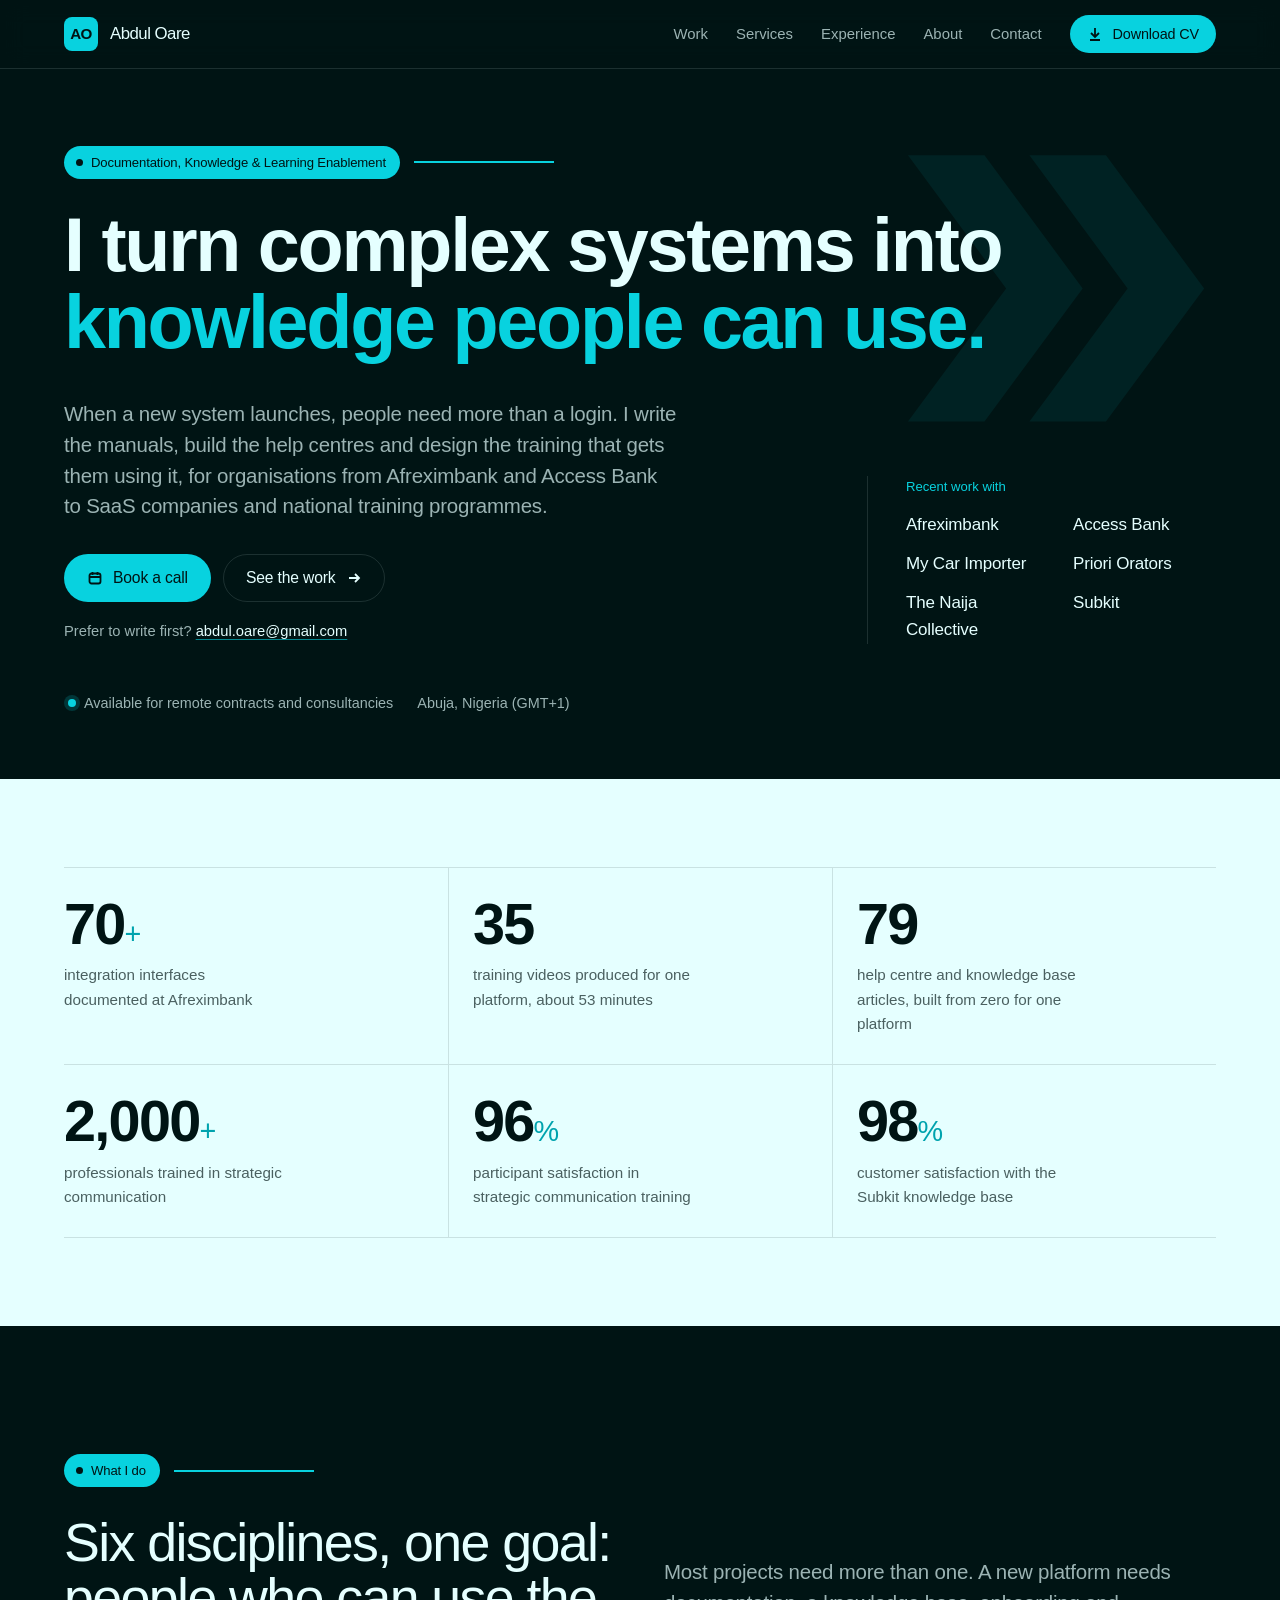
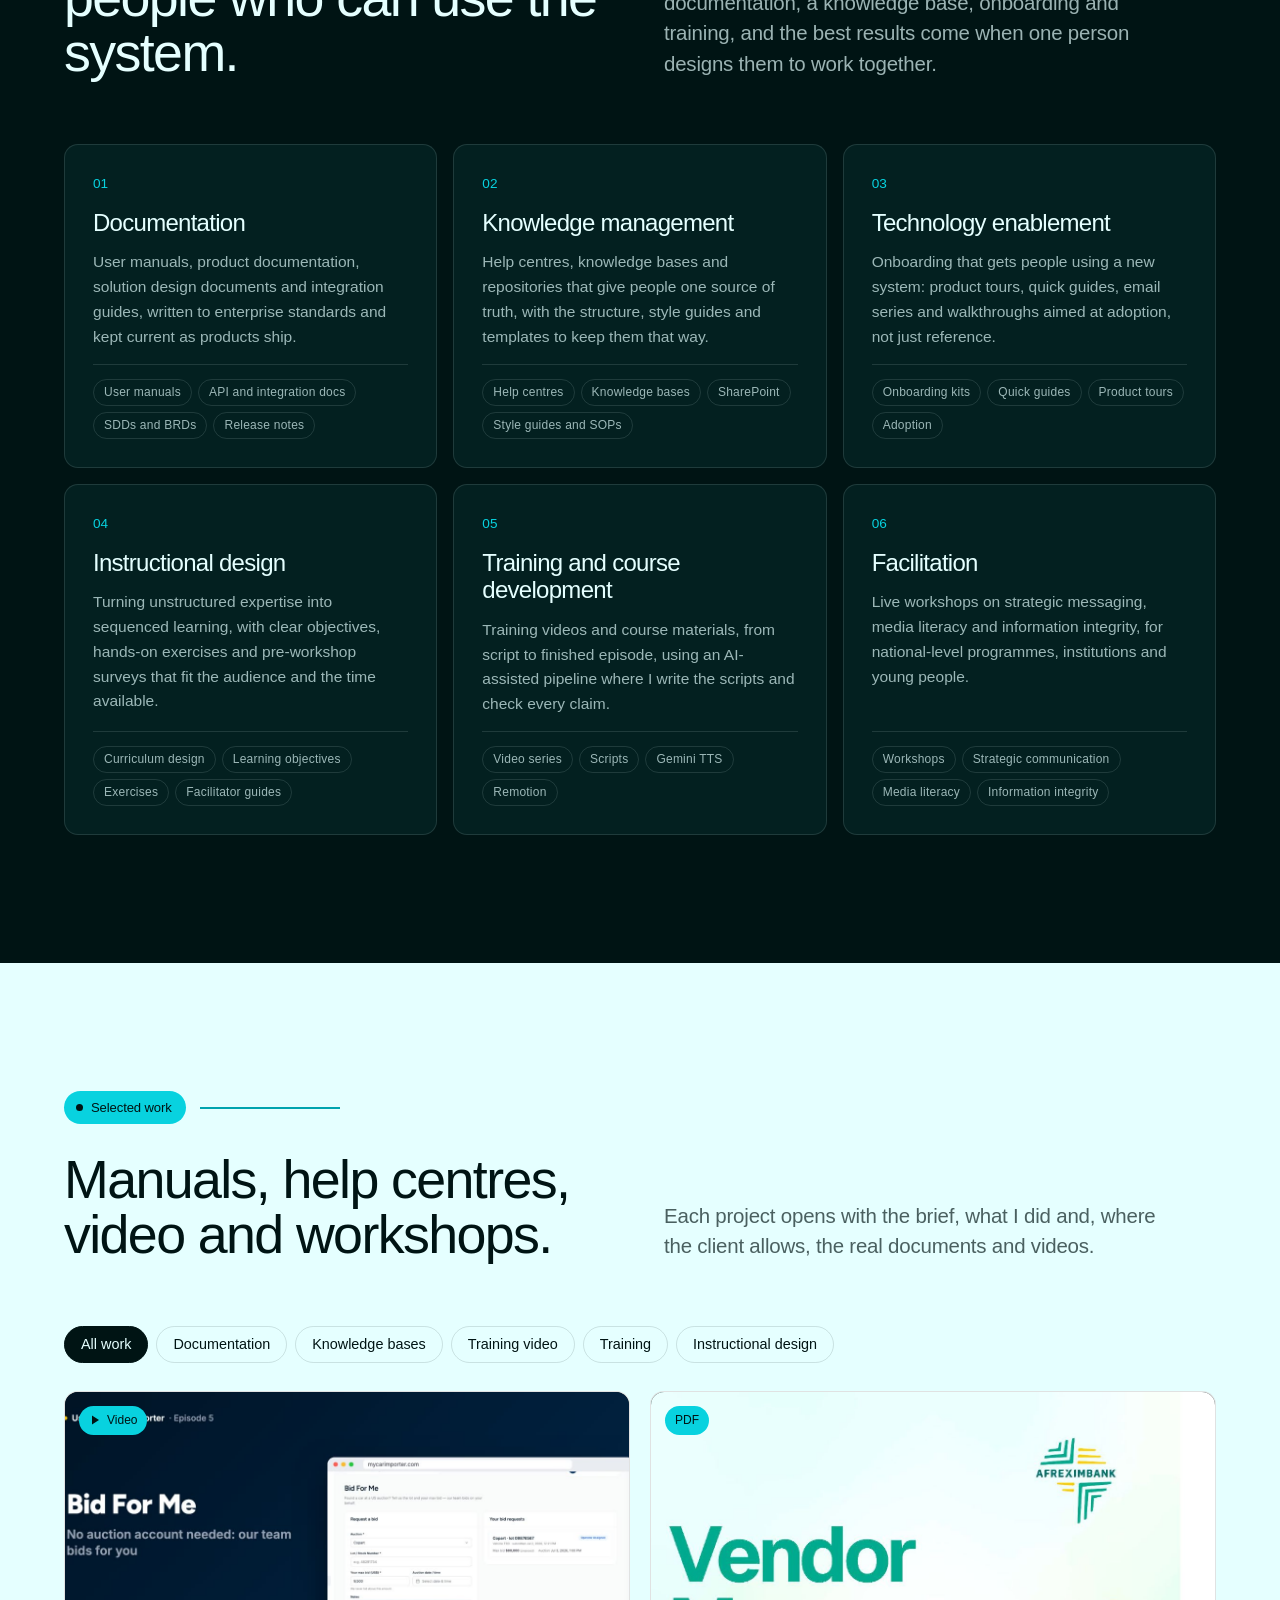
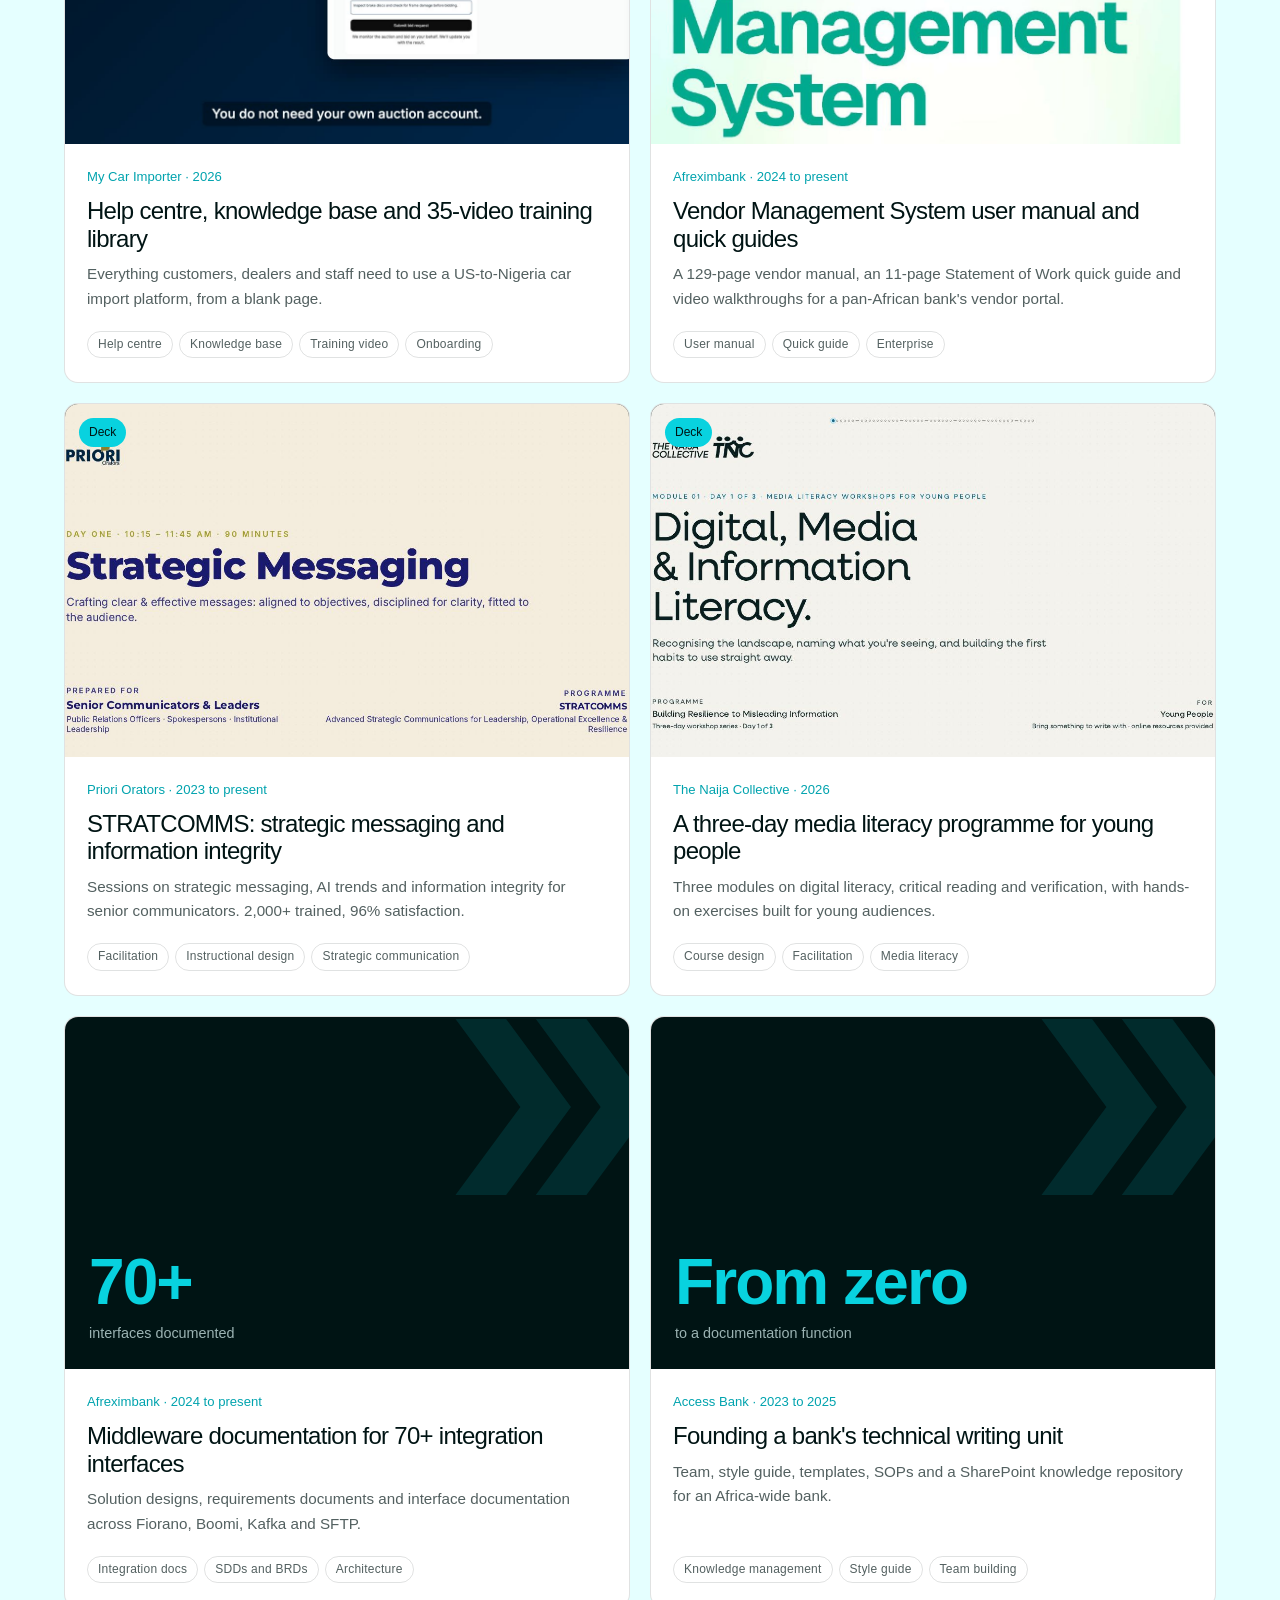
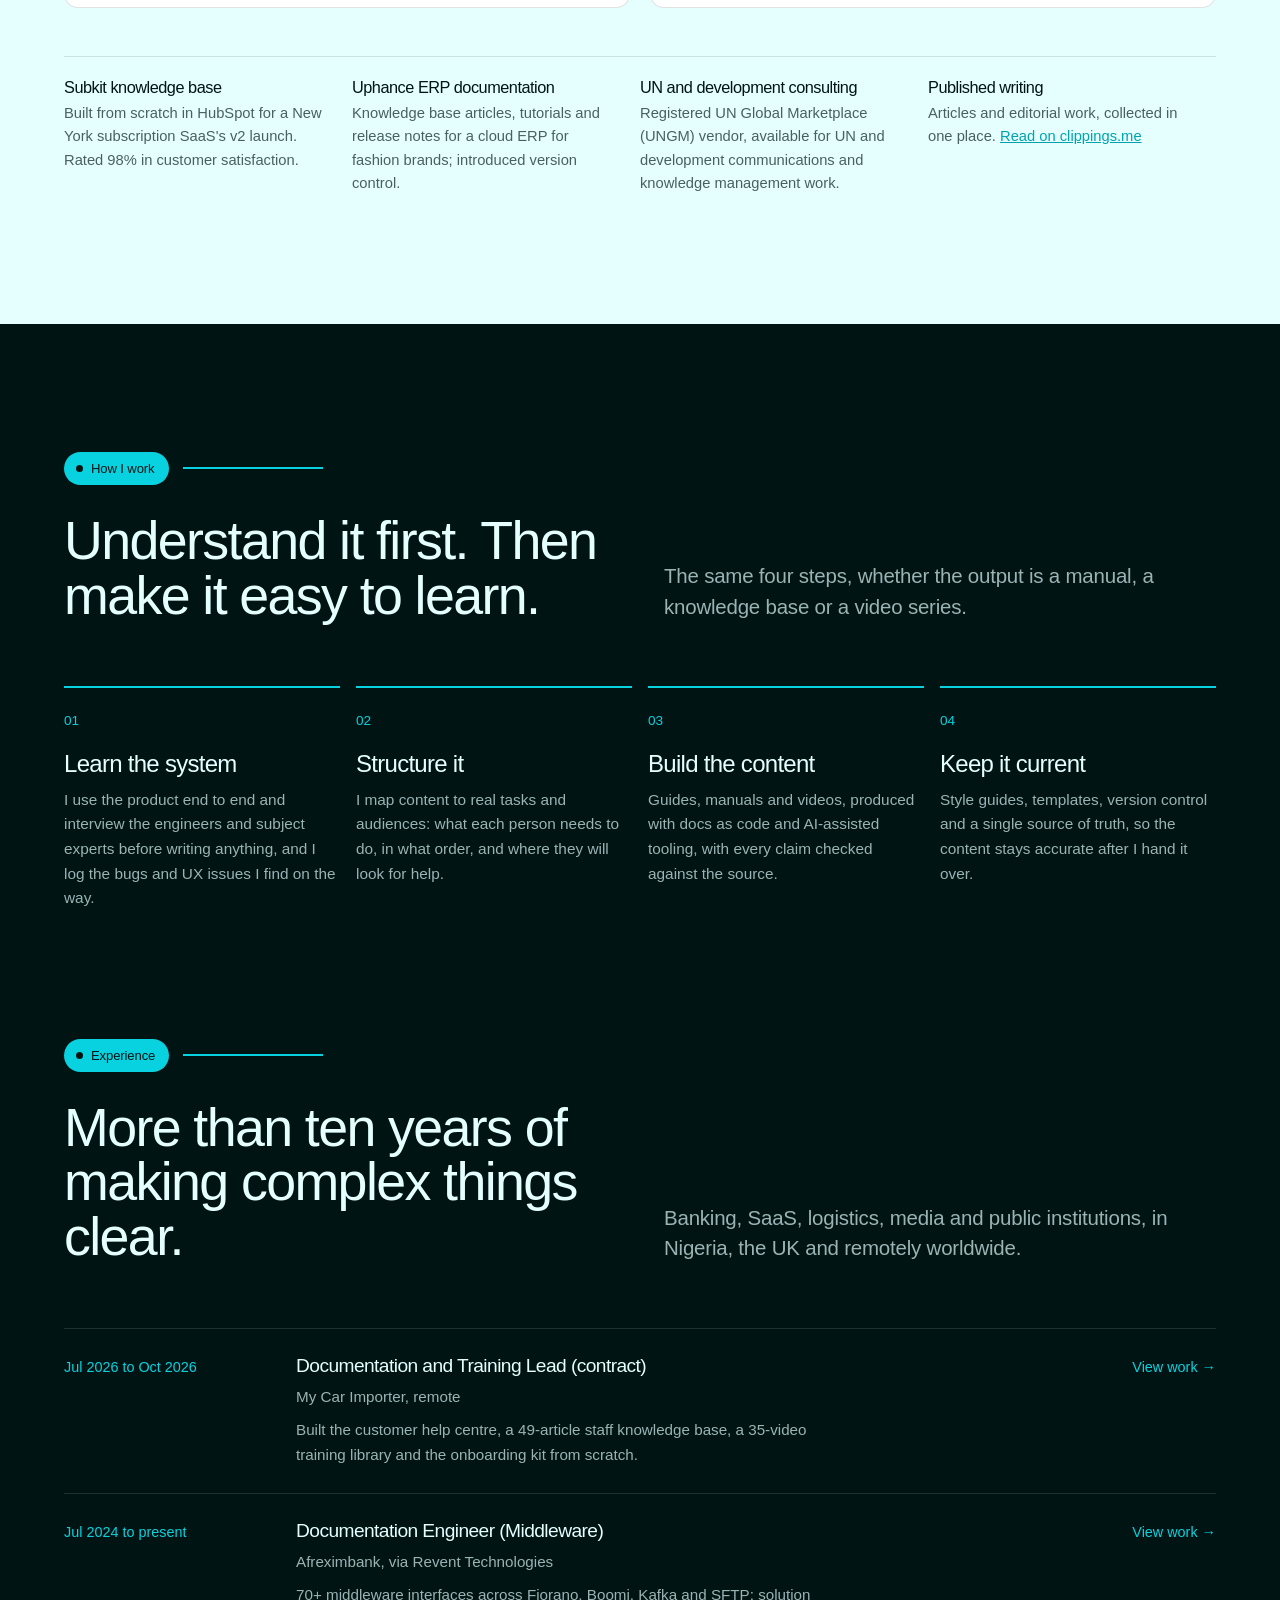
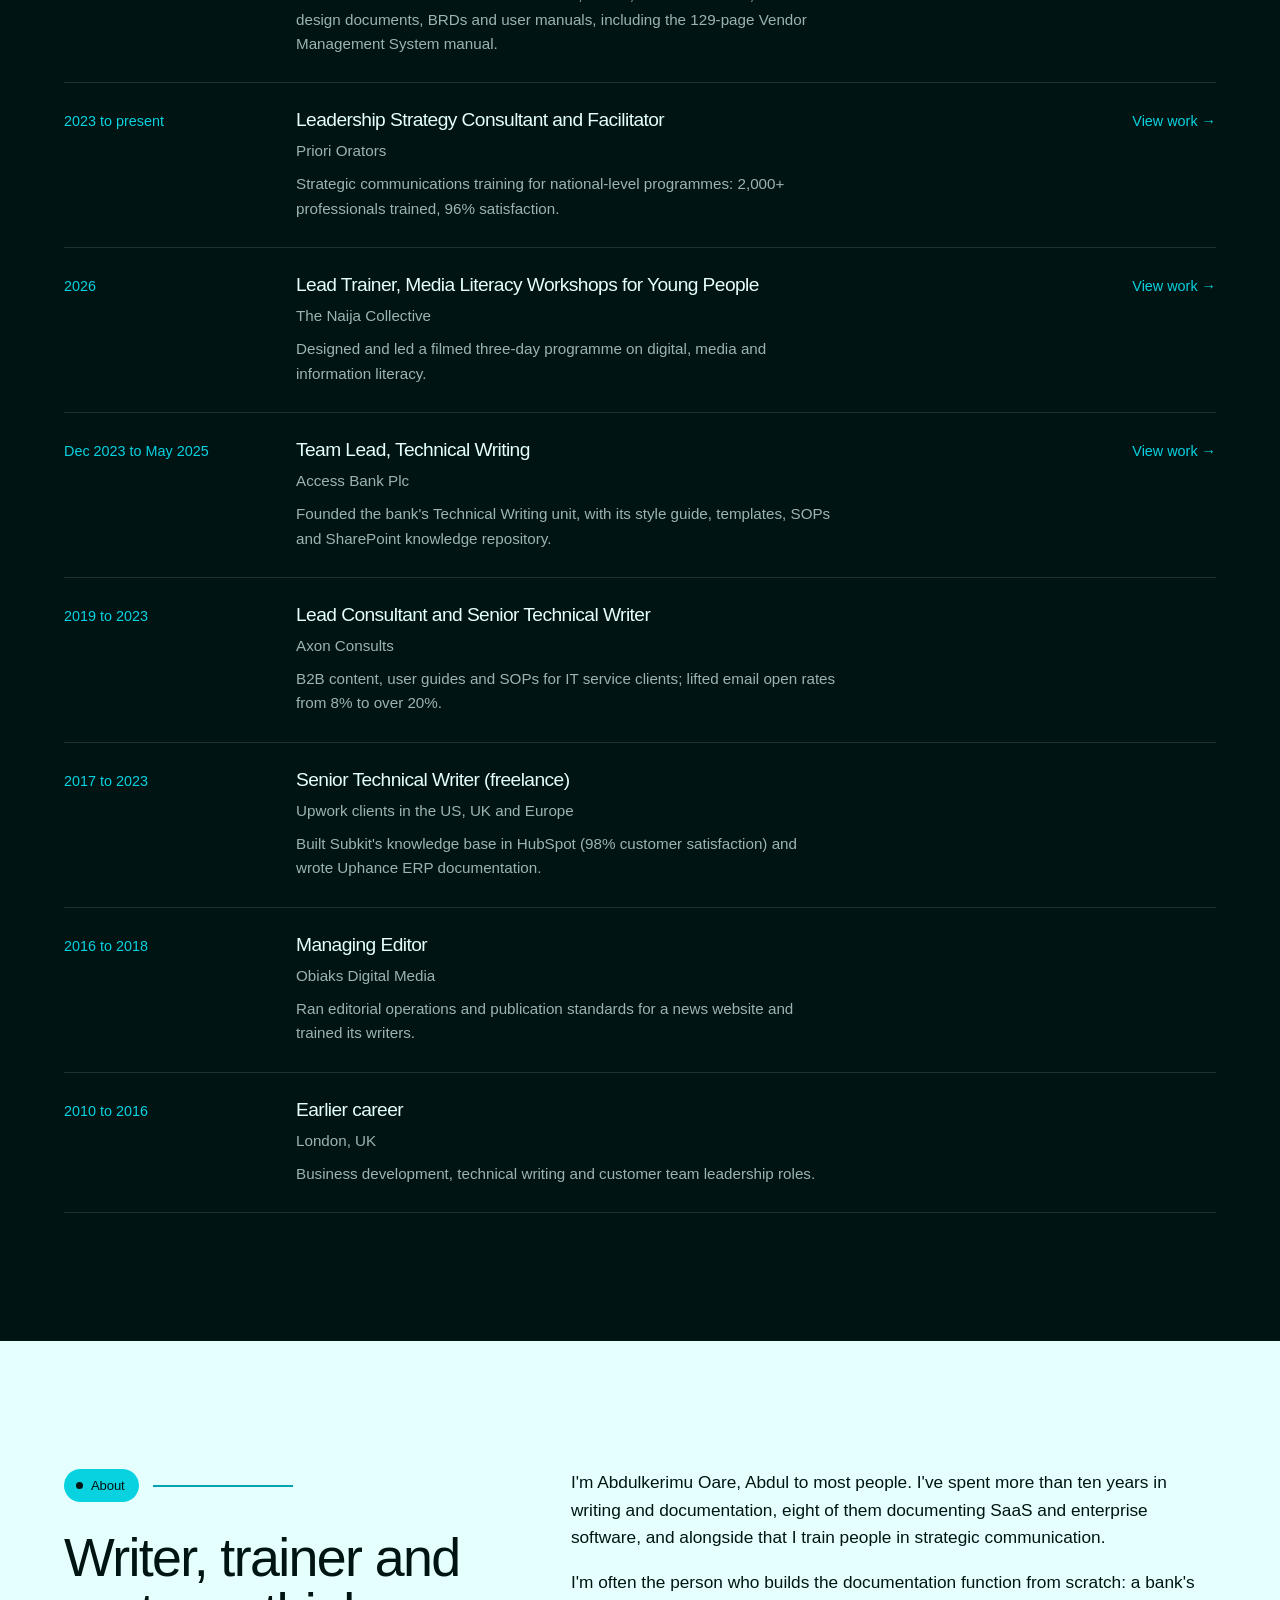
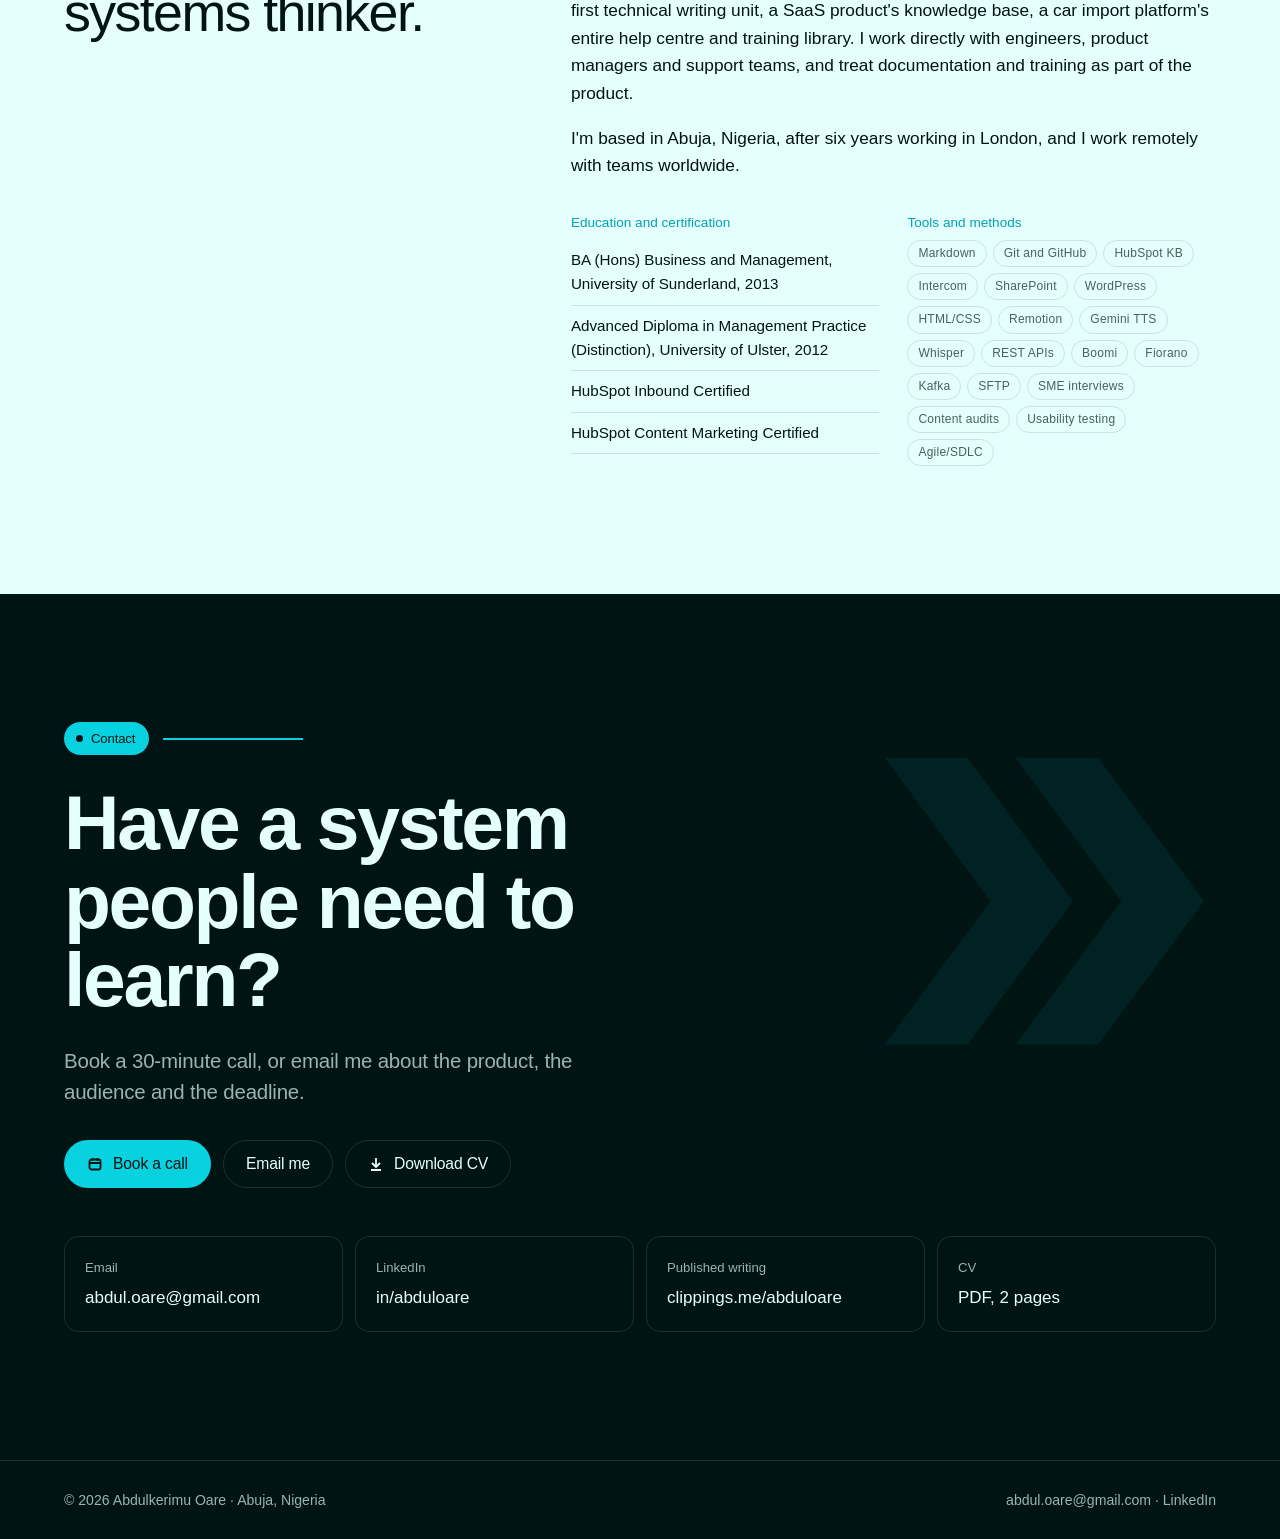
<file: index.html>
<!doctype html>
<html lang="en">
<head>
<meta charset="utf-8">
<meta name="viewport" content="width=device-width, initial-scale=1">
<title>Abdul Oare · Documentation, Knowledge and Learning Enablement</title>
<meta name="description" content="Abdulkerimu (Abdul) Oare turns complex systems into knowledge people can use: documentation, knowledge bases, instructional design, training video and facilitation. Abuja, Nigeria, working remotely worldwide.">
<meta name="theme-color" content="#001414">
<link rel="canonical" href="https://abduloare.github.io/">
<meta property="og:type" content="website">
<meta property="og:title" content="Abdul Oare · Documentation, Knowledge and Learning Enablement">
<meta property="og:description" content="Abdulkerimu (Abdul) Oare turns complex systems into knowledge people can use: documentation, knowledge bases, instructional design, training video and facilitation. Abuja, Nigeria, working remotely worldwide.">
<meta property="og:url" content="https://abduloare.github.io/">
<meta property="og:image" content="https://abduloare.github.io/assets/img/og.jpg">
<meta name="twitter:card" content="summary_large_image">
<link rel="icon" href="data:image/svg+xml,%3Csvg xmlns='http://www.w3.org/2000/svg' viewBox='0 0 64 64'%3E%3Crect width='64' height='64' rx='14' fill='%2308D2DF'/%3E%3Ctext x='32' y='42' text-anchor='middle' font-family='Helvetica Neue,Helvetica,Arial' font-weight='700' font-size='28' letter-spacing='-1.5' fill='%23001414'%3EAO%3C/text%3E%3C/svg%3E">
<link rel="preconnect" href="https://fonts.googleapis.com">
<link rel="preconnect" href="https://fonts.gstatic.com" crossorigin>
<link href="https://fonts.googleapis.com/css2?family=Inter:wght@400;500;700&display=swap" rel="stylesheet">
<link rel="stylesheet" href="assets/css/site.css">
</head>
<body>
<a class="skip" href="#main">Skip to content</a>
<header class="nav">
  <div class="wrap">
    <a class="brand" href="./"><span class="mono">AO</span>Abdul Oare</a>
    <button class="nav-toggle" aria-label="Menu" aria-expanded="false" aria-controls="nav-links"><svg viewBox="0 0 20 20" fill="none" stroke="currentColor" stroke-width="1.8" aria-hidden="true"><path d="M3 6h14M3 10h14M3 14h14"/></svg></button>
    <ul class="nav-links" id="nav-links">
      <li><a href="./#work">Work</a></li>
      <li><a href="./#services">Services</a></li>
      <li><a href="./#experience">Experience</a></li>
      <li><a href="./#about">About</a></li>
      <li><a href="./#contact">Contact</a></li>
      <li><a class="btn btn-primary" href="assets/docs/Abdulkerimu-Oare-CV.pdf" download><svg viewBox="0 0 16 16" fill="none" stroke="currentColor" stroke-width="1.8" aria-hidden="true"><path d="M8 2v9M4 7l4 4 4-4M3 14h10"/></svg> Download CV</a></li>
    </ul>
  </div>
</header>
<main id="main">
<section class="hero">
  <div class="wrap">
    <svg class="chev" viewBox="0 0 400 400" aria-hidden="true"><g fill="currentColor"><path d="M30 40h92l118 160-118 160H30l118-160z"/><path d="M176 40h92l118 160-118 160h-92l118-160z"/></g></svg>
    <div class="label-row"><span class="pill">Documentation, Knowledge &amp; Learning Enablement</span></div>
    <h1>I turn complex systems into <em>knowledge people can use.</em></h1>
    <div class="hero-row">
      <div>
        <p class="lede">When a new system launches, people need more than a login. I write the manuals, build the help centres and design the training that gets them using it, for organisations from Afreximbank and Access Bank to SaaS companies and national training programmes.</p>
        <div class="btn-row">
          <a class="btn btn-primary" href="https://cal.com/abduloare/intro" target="_blank" rel="noopener" data-book><svg viewBox="0 0 16 16" fill="none" stroke="currentColor" stroke-width="1.8" aria-hidden="true"><rect x="2.5" y="3.5" width="11" height="10" rx="2"/><path d="M2.5 7h11M5.5 2v3M10.5 2v3"/></svg> Book a call</a>
          <a class="btn btn-ghost" href="#work">See the work <svg viewBox="0 0 16 16" fill="none" stroke="currentColor" stroke-width="1.8" aria-hidden="true"><path d="M3 8h10M9 4l4 4-4 4"/></svg></a>
        </div>
        <p class="alt-contact">Prefer to write first? <a href="mailto:abdul.oare@gmail.com">abdul.oare@gmail.com</a></p>
      </div>
      <aside class="hero-clients" aria-label="Recent work with">
        <span class="k">Recent work with</span>
        <ul><li>Afreximbank</li><li>Access Bank</li><li>My Car Importer</li><li>Priori Orators</li><li>The Naija Collective</li><li>Subkit</li></ul>
      </aside>
    </div>
    <div class="hero-meta">
      <span><i class="dot-live"></i>Available for remote contracts and consultancies</span>
      <span>Abuja, Nigeria (GMT+1)</span>
    </div>
  </div>
</section>

<section class="section light" aria-label="Key numbers" style="padding-top:clamp(56px,7vw,88px);padding-bottom:clamp(56px,7vw,88px)">
  <div class="wrap"><div class="stats"><div class="stat"><b>70<small>+</small></b><span>integration interfaces documented at Afreximbank</span></div><div class="stat"><b>35</b><span>training videos produced for one platform, about 53 minutes</span></div><div class="stat"><b>79</b><span>help centre and knowledge base articles, built from zero for one platform</span></div><div class="stat"><b>2,000<small>+</small></b><span>professionals trained in strategic communication</span></div><div class="stat"><b>96<small>%</small></b><span>participant satisfaction in strategic communication training</span></div><div class="stat"><b>98<small>%</small></b><span>customer satisfaction with the Subkit knowledge base</span></div></div></div>
</section>

<section class="section" id="services">
  <div class="wrap">
    <div class="section-head">
      <div><div class="label-row"><span class="pill">What I do</span></div><h2>Six disciplines, one goal: people who can use the system.</h2></div>
      <p class="lede">Most projects need more than one. A new platform needs documentation, a knowledge base, onboarding and training, and the best results come when one person designs them to work together.</p>
    </div>
    <div class="caps"><article class="cap reveal"><span class="num">01</span><h3>Documentation</h3><p>User manuals, product documentation, solution design documents and integration guides, written to enterprise standards and kept current as products ship.</p><ul><li class=tag>User manuals</li><li class=tag>API and integration docs</li><li class=tag>SDDs and BRDs</li><li class=tag>Release notes</li></ul></article><article class="cap reveal"><span class="num">02</span><h3>Knowledge management</h3><p>Help centres, knowledge bases and repositories that give people one source of truth, with the structure, style guides and templates to keep them that way.</p><ul><li class=tag>Help centres</li><li class=tag>Knowledge bases</li><li class=tag>SharePoint</li><li class=tag>Style guides and SOPs</li></ul></article><article class="cap reveal"><span class="num">03</span><h3>Technology enablement</h3><p>Onboarding that gets people using a new system: product tours, quick guides, email series and walkthroughs aimed at adoption, not just reference.</p><ul><li class=tag>Onboarding kits</li><li class=tag>Quick guides</li><li class=tag>Product tours</li><li class=tag>Adoption</li></ul></article><article class="cap reveal"><span class="num">04</span><h3>Instructional design</h3><p>Turning unstructured expertise into sequenced learning, with clear objectives, hands-on exercises and pre-workshop surveys that fit the audience and the time available.</p><ul><li class=tag>Curriculum design</li><li class=tag>Learning objectives</li><li class=tag>Exercises</li><li class=tag>Facilitator guides</li></ul></article><article class="cap reveal"><span class="num">05</span><h3>Training and course development</h3><p>Training videos and course materials, from script to finished episode, using an AI-assisted pipeline where I write the scripts and check every claim.</p><ul><li class=tag>Video series</li><li class=tag>Scripts</li><li class=tag>Gemini TTS</li><li class=tag>Remotion</li></ul></article><article class="cap reveal"><span class="num">06</span><h3>Facilitation</h3><p>Live workshops on strategic messaging, media literacy and information integrity, for national-level programmes, institutions and young people.</p><ul><li class=tag>Workshops</li><li class=tag>Strategic communication</li><li class=tag>Media literacy</li><li class=tag>Information integrity</li></ul></article></div>
  </div>
</section>

<section class="section light" id="work">
  <div class="wrap">
    <div class="section-head">
      <div><div class="label-row"><span class="pill">Selected work</span></div><h2>Manuals, help centres, video and workshops.</h2></div>
      <p class="lede">Each project opens with the brief, what I did and, where the client allows, the real documents and videos.</p>
    </div>
    <div class="filters" role="group" aria-label="Filter work"><button class="filter" data-filter="all" aria-pressed="true">All work</button><button class="filter" data-filter="docs" aria-pressed="false">Documentation</button><button class="filter" data-filter="kb" aria-pressed="false">Knowledge bases</button><button class="filter" data-filter="video" aria-pressed="false">Training video</button><button class="filter" data-filter="training" aria-pressed="false">Training</button><button class="filter" data-filter="id" aria-pressed="false">Instructional design</button></div>
    <div class="work">
<a class="card wide reveal" href="work/my-car-importer.html" data-tags="kb video training docs">
  <div class="card-media"><img src="assets/img/mci-p5-poster.jpg" alt="" loading="lazy"><span class="badge"><svg viewBox="0 0 12 12" fill="currentColor" aria-hidden="true"><path d="M3 1.5v9l7-4.5z"/></svg>Video</span></div>
  <div class="card-body">
    <span class="client">My Car Importer · 2026</span>
    <h3>Help centre, knowledge base and 35-video training library</h3>
    <p>Everything customers, dealers and staff need to use a US-to-Nigeria car import platform, from a blank page.</p>
    <div class="card-tags"><span class="tag">Help centre</span><span class="tag">Knowledge base</span><span class="tag">Training video</span><span class="tag">Onboarding</span></div>
  </div>
</a>
<a class="card reveal" href="work/afreximbank-vms.html" data-tags="docs training">
  <div class="card-media"><img src="assets/img/vms-manual-cover.jpg" alt="" loading="lazy"><span class="badge">PDF</span></div>
  <div class="card-body">
    <span class="client">Afreximbank · 2024 to present</span>
    <h3>Vendor Management System user manual and quick guides</h3>
    <p>A 129-page vendor manual, an 11-page Statement of Work quick guide and video walkthroughs for a pan-African bank's vendor portal.</p>
    <div class="card-tags"><span class="tag">User manual</span><span class="tag">Quick guide</span><span class="tag">Enterprise</span></div>
  </div>
</a>
<a class="card reveal" href="work/stratcomms-training.html" data-tags="training id">
  <div class="card-media"><img src="assets/img/stratcomms-messaging-cover.jpg" alt="" loading="lazy"><span class="badge">Deck</span></div>
  <div class="card-body">
    <span class="client">Priori Orators · 2023 to present</span>
    <h3>STRATCOMMS: strategic messaging and information integrity</h3>
    <p>Sessions on strategic messaging, AI trends and information integrity for senior communicators. 2,000+ trained, 96% satisfaction.</p>
    <div class="card-tags"><span class="tag">Facilitation</span><span class="tag">Instructional design</span><span class="tag">Strategic communication</span></div>
  </div>
</a>
<a class="card reveal" href="work/media-literacy.html" data-tags="training id">
  <div class="card-media"><img src="assets/img/media-literacy-m1-cover.jpg" alt="" loading="lazy"><span class="badge">Deck</span></div>
  <div class="card-body">
    <span class="client">The Naija Collective · 2026</span>
    <h3>A three-day media literacy programme for young people</h3>
    <p>Three modules on digital literacy, critical reading and verification, with hands-on exercises built for young audiences.</p>
    <div class="card-tags"><span class="tag">Course design</span><span class="tag">Facilitation</span><span class="tag">Media literacy</span></div>
  </div>
</a>
<a class="card reveal" href="work/afreximbank-middleware.html" data-tags="docs kb">
  <div class="card-media text"><svg class="chev" viewBox="0 0 400 400" aria-hidden="true"><g fill="currentColor"><path d="M30 40h92l118 160-118 160H30l118-160z"/><path d="M176 40h92l118 160-118 160h-92l118-160z"/></g></svg><div><strong>70+</strong><span>interfaces documented</span></div></div>
  <div class="card-body">
    <span class="client">Afreximbank · 2024 to present</span>
    <h3>Middleware documentation for 70+ integration interfaces</h3>
    <p>Solution designs, requirements documents and interface documentation across Fiorano, Boomi, Kafka and SFTP.</p>
    <div class="card-tags"><span class="tag">Integration docs</span><span class="tag">SDDs and BRDs</span><span class="tag">Architecture</span></div>
  </div>
</a>
<a class="card reveal" href="work/access-bank-writing-unit.html" data-tags="kb docs">
  <div class="card-media text"><svg class="chev" viewBox="0 0 400 400" aria-hidden="true"><g fill="currentColor"><path d="M30 40h92l118 160-118 160H30l118-160z"/><path d="M176 40h92l118 160-118 160h-92l118-160z"/></g></svg><div><strong>From zero</strong><span>to a documentation function</span></div></div>
  <div class="card-body">
    <span class="client">Access Bank · 2023 to 2025</span>
    <h3>Founding a bank's technical writing unit</h3>
    <p>Team, style guide, templates, SOPs and a SharePoint knowledge repository for an Africa-wide bank.</p>
    <div class="card-tags"><span class="tag">Knowledge management</span><span class="tag">Style guide</span><span class="tag">Team building</span></div>
  </div>
</a>
    </div>
    <div class="also">
      <div><h4>Subkit knowledge base</h4><p>Built from scratch in HubSpot for a New York subscription SaaS's v2 launch. Rated 98% in customer satisfaction.</p></div>
      <div><h4>Uphance ERP documentation</h4><p>Knowledge base articles, tutorials and release notes for a cloud ERP for fashion brands; introduced version control.</p></div>
      <div><h4>UN and development consulting</h4><p>Registered UN Global Marketplace (UNGM) vendor, available for UN and development communications and knowledge management work.</p></div>
      <div><h4>Published writing</h4><p>Articles and editorial work, collected in one place. <a href="https://www.clippings.me/abduloare" target="_blank" rel="noopener">Read on clippings.me</a></p></div>
    </div>
  </div>
</section>

<section class="section" id="approach">
  <div class="wrap">
    <div class="section-head">
      <div><div class="label-row"><span class="pill">How I work</span></div><h2>Understand it first. Then make it easy to learn.</h2></div>
      <p class="lede">The same four steps, whether the output is a manual, a knowledge base or a video series.</p>
    </div>
    <div class="steps"><div class="step reveal"><span class="n">01</span><h3>Learn the system</h3><p>I use the product end to end and interview the engineers and subject experts before writing anything, and I log the bugs and UX issues I find on the way.</p></div><div class="step reveal"><span class="n">02</span><h3>Structure it</h3><p>I map content to real tasks and audiences: what each person needs to do, in what order, and where they will look for help.</p></div><div class="step reveal"><span class="n">03</span><h3>Build the content</h3><p>Guides, manuals and videos, produced with docs as code and AI-assisted tooling, with every claim checked against the source.</p></div><div class="step reveal"><span class="n">04</span><h3>Keep it current</h3><p>Style guides, templates, version control and a single source of truth, so the content stays accurate after I hand it over.</p></div></div>
  </div>
</section>

<section class="section" id="experience" style="padding-top:0">
  <div class="wrap">
    <div class="section-head">
      <div><div class="label-row"><span class="pill">Experience</span></div><h2>More than ten years of making complex things clear.</h2></div>
      <p class="lede">Banking, SaaS, logistics, media and public institutions, in Nigeria, the UK and remotely worldwide.</p>
    </div>
    <ol class="timeline"><li class="reveal"><span class="when">Jul 2026 to Oct 2026</span><div><h3>Documentation and Training Lead (contract)</h3><span class="org">My Car Importer, remote</span><p>Built the customer help centre, a 49-article staff knowledge base, a 35-video training library and the onboarding kit from scratch.</p></div><a class="link" href="work/my-car-importer.html">View work &rarr;</a></li><li class="reveal"><span class="when">Jul 2024 to present</span><div><h3>Documentation Engineer (Middleware)</h3><span class="org">Afreximbank, via Revent Technologies</span><p>70+ middleware interfaces across Fiorano, Boomi, Kafka and SFTP; solution design documents, BRDs and user manuals, including the 129-page Vendor Management System manual.</p></div><a class="link" href="work/afreximbank-vms.html">View work &rarr;</a></li><li class="reveal"><span class="when">2023 to present</span><div><h3>Leadership Strategy Consultant and Facilitator</h3><span class="org">Priori Orators</span><p>Strategic communications training for national-level programmes: 2,000+ professionals trained, 96% satisfaction.</p></div><a class="link" href="work/stratcomms-training.html">View work &rarr;</a></li><li class="reveal"><span class="when">2026</span><div><h3>Lead Trainer, Media Literacy Workshops for Young People</h3><span class="org">The Naija Collective</span><p>Designed and led a filmed three-day programme on digital, media and information literacy.</p></div><a class="link" href="work/media-literacy.html">View work &rarr;</a></li><li class="reveal"><span class="when">Dec 2023 to May 2025</span><div><h3>Team Lead, Technical Writing</h3><span class="org">Access Bank Plc</span><p>Founded the bank's Technical Writing unit, with its style guide, templates, SOPs and SharePoint knowledge repository.</p></div><a class="link" href="work/access-bank-writing-unit.html">View work &rarr;</a></li><li class="reveal"><span class="when">2019 to 2023</span><div><h3>Lead Consultant and Senior Technical Writer</h3><span class="org">Axon Consults</span><p>B2B content, user guides and SOPs for IT service clients; lifted email open rates from 8% to over 20%.</p></div><span></span></li><li class="reveal"><span class="when">2017 to 2023</span><div><h3>Senior Technical Writer (freelance)</h3><span class="org">Upwork clients in the US, UK and Europe</span><p>Built Subkit's knowledge base in HubSpot (98% customer satisfaction) and wrote Uphance ERP documentation.</p></div><span></span></li><li class="reveal"><span class="when">2016 to 2018</span><div><h3>Managing Editor</h3><span class="org">Obiaks Digital Media</span><p>Ran editorial operations and publication standards for a news website and trained its writers.</p></div><span></span></li><li class="reveal"><span class="when">2010 to 2016</span><div><h3>Earlier career</h3><span class="org">London, UK</span><p>Business development, technical writing and customer team leadership roles.</p></div><span></span></li></ol>
  </div>
</section>

<section class="section light" id="about">
  <div class="wrap about-grid">
    <div><div class="label-row"><span class="pill">About</span></div><h2>Writer, trainer and systems thinker.</h2></div>
    <div class="about-copy">
      <p>I'm Abdulkerimu Oare, Abdul to most people. I've spent more than ten years in writing and documentation, eight of them documenting SaaS and enterprise software, and alongside that I train people in strategic communication.</p>
      <p>I'm often the person who builds the documentation function from scratch: a bank's first technical writing unit, a SaaS product's knowledge base, a car import platform's entire help centre and training library. I work directly with engineers, product managers and support teams, and treat documentation and training as part of the product.</p>
      <p>I'm based in Abuja, Nigeria, after six years working in London, and I work remotely with teams worldwide.</p>
      <div class="creds">
        <div>
          <h4>Education and certification</h4>
          <ul>
            <li>BA (Hons) Business and Management, University of Sunderland, 2013</li>
            <li>Advanced Diploma in Management Practice (Distinction), University of Ulster, 2012</li>
            <li>HubSpot Inbound Certified</li>
            <li>HubSpot Content Marketing Certified</li>
          </ul>
        </div>
        <div>
          <h4>Tools and methods</h4>
          <div class="tools">
            <span class="tag">Markdown</span><span class="tag">Git and GitHub</span><span class="tag">HubSpot KB</span><span class="tag">Intercom</span><span class="tag">SharePoint</span><span class="tag">WordPress</span><span class="tag">HTML/CSS</span><span class="tag">Remotion</span><span class="tag">Gemini TTS</span><span class="tag">Whisper</span><span class="tag">REST APIs</span><span class="tag">Boomi</span><span class="tag">Fiorano</span><span class="tag">Kafka</span><span class="tag">SFTP</span><span class="tag">SME interviews</span><span class="tag">Content audits</span><span class="tag">Usability testing</span><span class="tag">Agile/SDLC</span>
          </div>
        </div>
      </div>
    </div>
  </div>
</section>

<section class="section contact" id="contact" style="overflow:hidden">
  <div class="wrap">
    <svg class="chev" viewBox="0 0 400 400" aria-hidden="true"><g fill="currentColor"><path d="M30 40h92l118 160-118 160H30l118-160z"/><path d="M176 40h92l118 160-118 160h-92l118-160z"/></g></svg>
    <div class="label-row"><span class="pill">Contact</span></div>
    <h2>Have a system people need to learn?</h2>
    <p class="lede">Book a 30-minute call, or email me about the product, the audience and the deadline.</p>
    <div class="btn-row" style="margin-top:32px">
      <a class="btn btn-primary" href="https://cal.com/abduloare/intro" target="_blank" rel="noopener" data-book><svg viewBox="0 0 16 16" fill="none" stroke="currentColor" stroke-width="1.8" aria-hidden="true"><rect x="2.5" y="3.5" width="11" height="10" rx="2"/><path d="M2.5 7h11M5.5 2v3M10.5 2v3"/></svg> Book a call</a>
      <a class="btn btn-ghost" href="mailto:abdul.oare@gmail.com">Email me</a>
      <a class="btn btn-ghost" href="assets/docs/Abdulkerimu-Oare-CV.pdf" download><svg viewBox="0 0 16 16" fill="none" stroke="currentColor" stroke-width="1.8" aria-hidden="true"><path d="M8 2v9M4 7l4 4 4-4M3 14h10"/></svg> Download CV</a>
    </div>
    <div class="contact-links">
      <a href="mailto:abdul.oare@gmail.com"><small>Email</small><span>abdul.oare@gmail.com</span></a>
      <a href="https://www.linkedin.com/in/abduloare" target="_blank" rel="noopener"><small>LinkedIn</small><span>in/abduloare</span></a>
      <a href="https://www.clippings.me/abduloare" target="_blank" rel="noopener"><small>Published writing</small><span>clippings.me/abduloare</span></a>
      <a href="assets/docs/Abdulkerimu-Oare-CV.pdf" download><small>CV</small><span>PDF, 2 pages</span></a>
    </div>
  </div>
</section>
</main>
<footer class="footer">
  <div class="wrap">
    <span>&copy; 2026 Abdulkerimu Oare &middot; Abuja, Nigeria</span>
    <span><a href="mailto:abdul.oare@gmail.com">abdul.oare@gmail.com</a> &middot; <a href="https://www.linkedin.com/in/abduloare" target="_blank" rel="noopener">LinkedIn</a></span>
  </div>
</footer>
<script src="assets/js/site.js"></script>
</body>
</html>
</file>
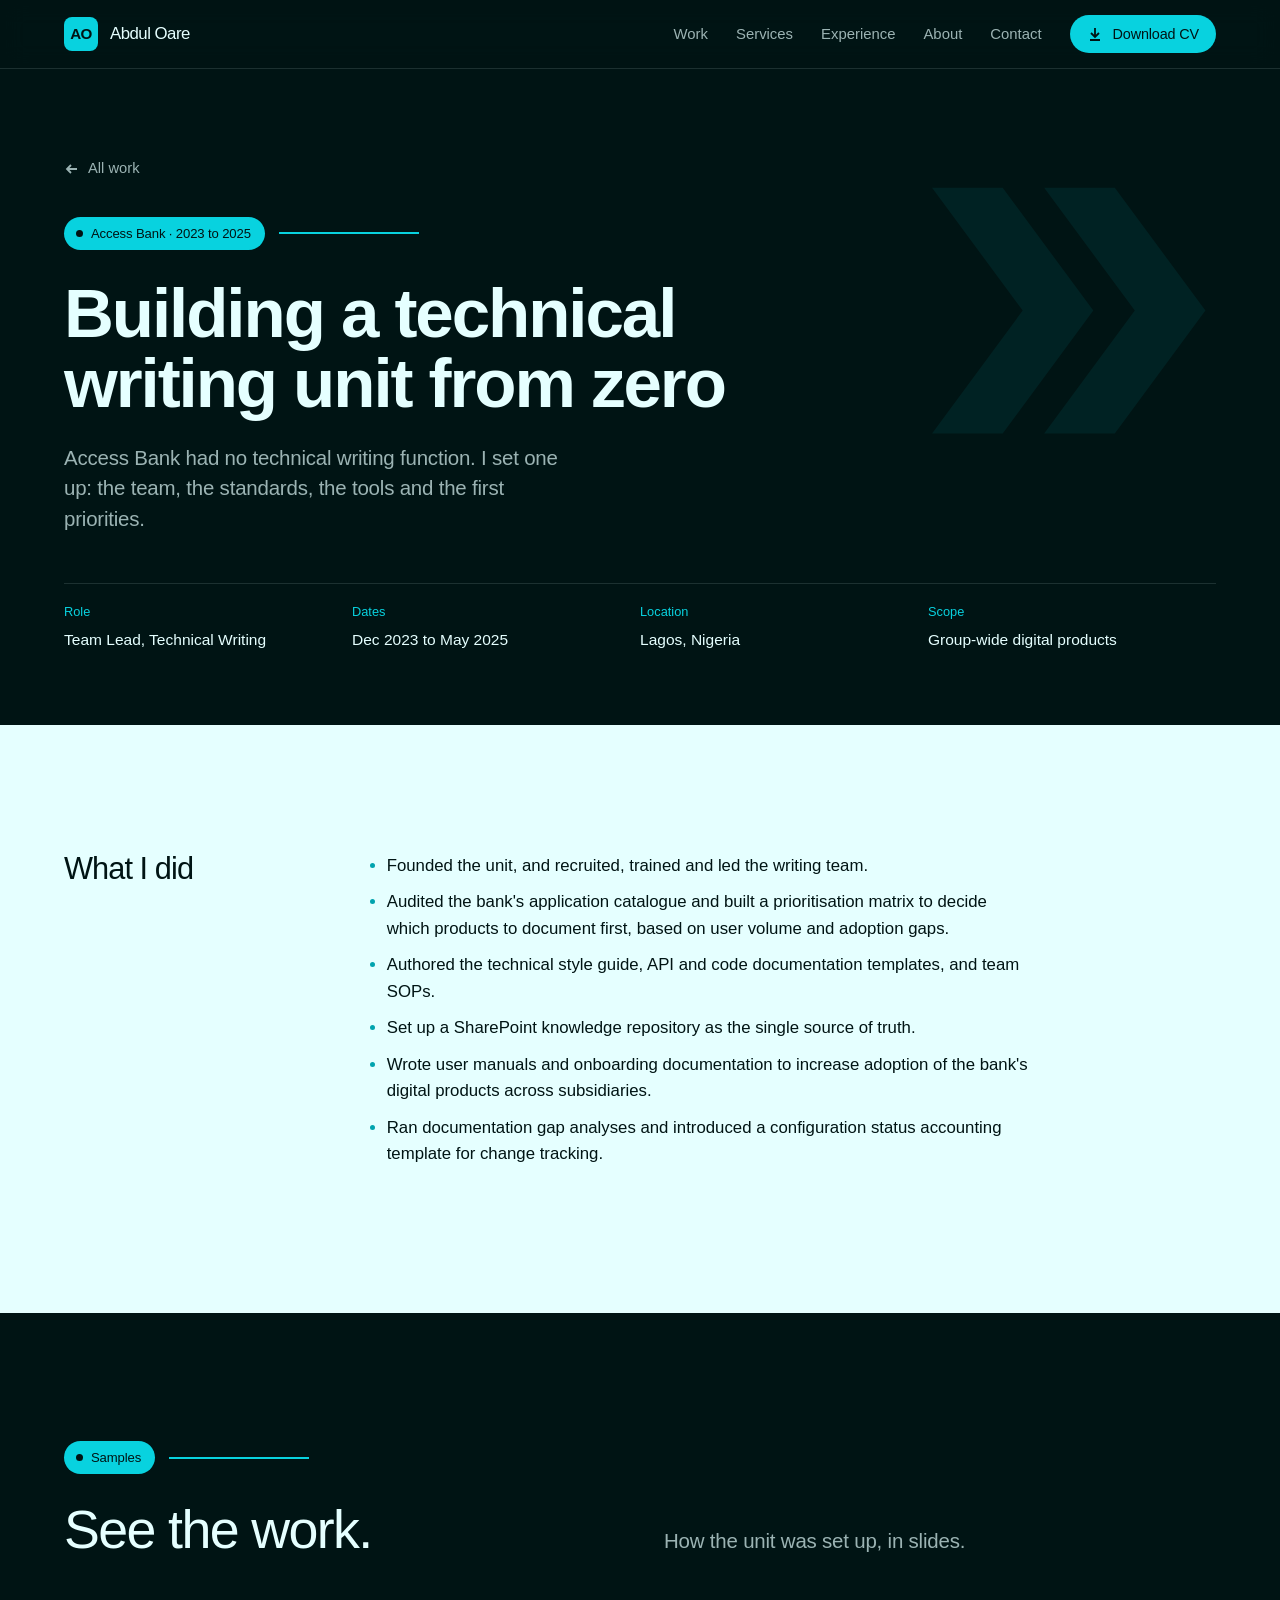
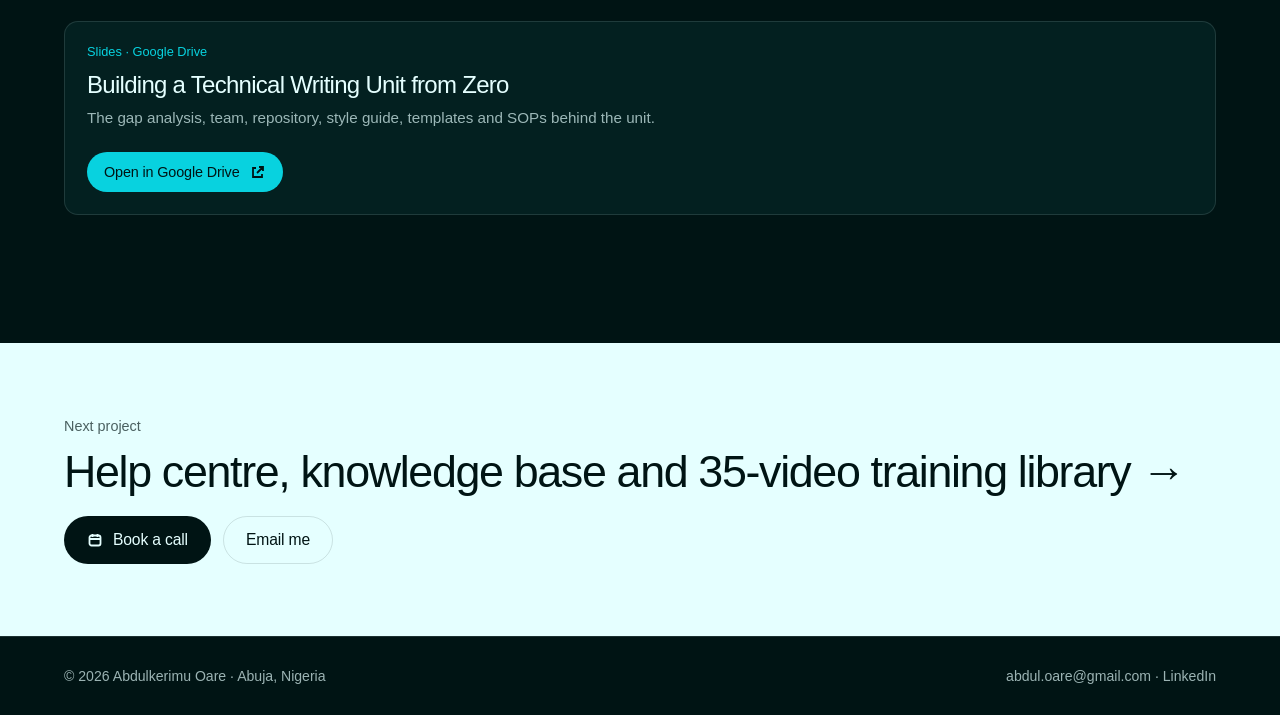
<file: work/access-bank-writing-unit.html>
<!doctype html>
<html lang="en">
<head>
<meta charset="utf-8">
<meta name="viewport" content="width=device-width, initial-scale=1">
<title>Founding a bank&#x27;s technical writing unit · Abdul Oare</title>
<meta name="description" content="Access Bank had no technical writing function. I set one up: the team, the standards, the tools and the first priorities.">
<meta name="theme-color" content="#001414">
<link rel="canonical" href="https://abduloare.github.io/work/access-bank-writing-unit.html">
<meta property="og:type" content="website">
<meta property="og:title" content="Founding a bank&#x27;s technical writing unit · Abdul Oare">
<meta property="og:description" content="Access Bank had no technical writing function. I set one up: the team, the standards, the tools and the first priorities.">
<meta property="og:url" content="https://abduloare.github.io/work/access-bank-writing-unit.html">
<meta property="og:image" content="https://abduloare.github.io/assets/img/og.jpg">
<meta name="twitter:card" content="summary_large_image">
<link rel="icon" href="data:image/svg+xml,%3Csvg xmlns='http://www.w3.org/2000/svg' viewBox='0 0 64 64'%3E%3Crect width='64' height='64' rx='14' fill='%2308D2DF'/%3E%3Ctext x='32' y='42' text-anchor='middle' font-family='Helvetica Neue,Helvetica,Arial' font-weight='700' font-size='28' letter-spacing='-1.5' fill='%23001414'%3EAO%3C/text%3E%3C/svg%3E">
<link rel="preconnect" href="https://fonts.googleapis.com">
<link rel="preconnect" href="https://fonts.gstatic.com" crossorigin>
<link href="https://fonts.googleapis.com/css2?family=Inter:wght@400;500;700&display=swap" rel="stylesheet">
<link rel="stylesheet" href="../assets/css/site.css">
</head>
<body>
<a class="skip" href="#main">Skip to content</a>
<header class="nav">
  <div class="wrap">
    <a class="brand" href="../"><span class="mono">AO</span>Abdul Oare</a>
    <button class="nav-toggle" aria-label="Menu" aria-expanded="false" aria-controls="nav-links"><svg viewBox="0 0 20 20" fill="none" stroke="currentColor" stroke-width="1.8" aria-hidden="true"><path d="M3 6h14M3 10h14M3 14h14"/></svg></button>
    <ul class="nav-links" id="nav-links">
      <li><a href="../#work">Work</a></li>
      <li><a href="../#services">Services</a></li>
      <li><a href="../#experience">Experience</a></li>
      <li><a href="../#about">About</a></li>
      <li><a href="../#contact">Contact</a></li>
      <li><a class="btn btn-primary" href="../assets/docs/Abdulkerimu-Oare-CV.pdf" download><svg viewBox="0 0 16 16" fill="none" stroke="currentColor" stroke-width="1.8" aria-hidden="true"><path d="M8 2v9M4 7l4 4 4-4M3 14h10"/></svg> Download CV</a></li>
    </ul>
  </div>
</header>
<main id="main">
<section class="p-hero">
  <div class="wrap">
    <svg class="chev" viewBox="0 0 400 400" aria-hidden="true"><g fill="currentColor"><path d="M30 40h92l118 160-118 160H30l118-160z"/><path d="M176 40h92l118 160-118 160h-92l118-160z"/></g></svg>
    <a class="crumb" href="../#work"><svg width="16" height="16" viewBox="0 0 16 16" fill="none" stroke="currentColor" stroke-width="1.8" aria-hidden="true"><path d="M13 8H3M7 4L3 8l4 4"/></svg> All work</a>
    <div class="label-row"><span class="pill">Access Bank · 2023 to 2025</span></div>
    <h1>Building a technical writing unit from zero</h1>
    <p class="lede">Access Bank had no technical writing function. I set one up: the team, the standards, the tools and the first priorities.</p>
    <div class="facts"><div><small>Role</small><span>Team Lead, Technical Writing</span></div><div><small>Dates</small><span>Dec 2023 to May 2025</span></div><div><small>Location</small><span>Lagos, Nigeria</span></div><div><small>Scope</small><span>Group-wide digital products</span></div></div>
  </div>
</section>
<section class="section light">
  <div class="wrap"><div class="p-body reveal"><h2>What I did</h2><div class="copy"><ul><li>Founded the unit, and recruited, trained and led the writing team.</li><li>Audited the bank's application catalogue and built a prioritisation matrix to decide which products to document first, based on user volume and adoption gaps.</li><li>Authored the technical style guide, API and code documentation templates, and team SOPs.</li><li>Set up a SharePoint knowledge repository as the single source of truth.</li><li>Wrote user manuals and onboarding documentation to increase adoption of the bank's digital products across subsidiaries.</li><li>Ran documentation gap analyses and introduced a configuration status accounting template for change tracking.</li></ul></div></div></div>
</section>
<section class="section">
  <div class="wrap">
    <div class="section-head"><div><div class="label-row"><span class="pill">Samples</span></div><h2>See the work.</h2></div><p class="lede">How the unit was set up, in slides.</p></div>
    <div class="samples"><article class="sample wide">
  
  <div class="sample-body"><small>Slides · Google Drive</small><h3>Building a Technical Writing Unit from Zero</h3><p>The gap analysis, team, repository, style guide, templates and SOPs behind the unit.</p>
    <div class="btn-row"><a class="btn btn-primary" href="https://docs.google.com/presentation/d/1PRnHEDwbXF8xC-5iRKQZRlKDtgwimTmk/edit?usp=drive_link" target="_blank" rel="noopener">Open in Google Drive <svg viewBox="0 0 16 16" fill="none" stroke="currentColor" stroke-width="1.8" aria-hidden="true"><path d="M9 3h4v4M13 3L7 9M12 10v3H3V4h3"/></svg></a></div>
  </div>
</article></div>
  </div>
</section>
<section class="section light" style="padding:clamp(48px,6vw,72px) 0">
  <div class="wrap next">
    <div><span class="muted" style="display:block;margin-bottom:8px;font-size:.9rem">Next project</span><a class="big" href="my-car-importer.html">Help centre, knowledge base and 35-video training library &rarr;</a></div>
    <div class="btn-row"><a class="btn btn-primary" href="https://cal.com/abduloare/intro" target="_blank" rel="noopener" data-book><svg viewBox="0 0 16 16" fill="none" stroke="currentColor" stroke-width="1.8" aria-hidden="true"><rect x="2.5" y="3.5" width="11" height="10" rx="2"/><path d="M2.5 7h11M5.5 2v3M10.5 2v3"/></svg> Book a call</a><a class="btn btn-ghost" href="mailto:abdul.oare@gmail.com">Email me</a></div>
  </div>
</section>
</main>
<footer class="footer">
  <div class="wrap">
    <span>&copy; 2026 Abdulkerimu Oare &middot; Abuja, Nigeria</span>
    <span><a href="mailto:abdul.oare@gmail.com">abdul.oare@gmail.com</a> &middot; <a href="https://www.linkedin.com/in/abduloare" target="_blank" rel="noopener">LinkedIn</a></span>
  </div>
</footer>
<script src="../assets/js/site.js"></script>
</body>
</html>
</file>
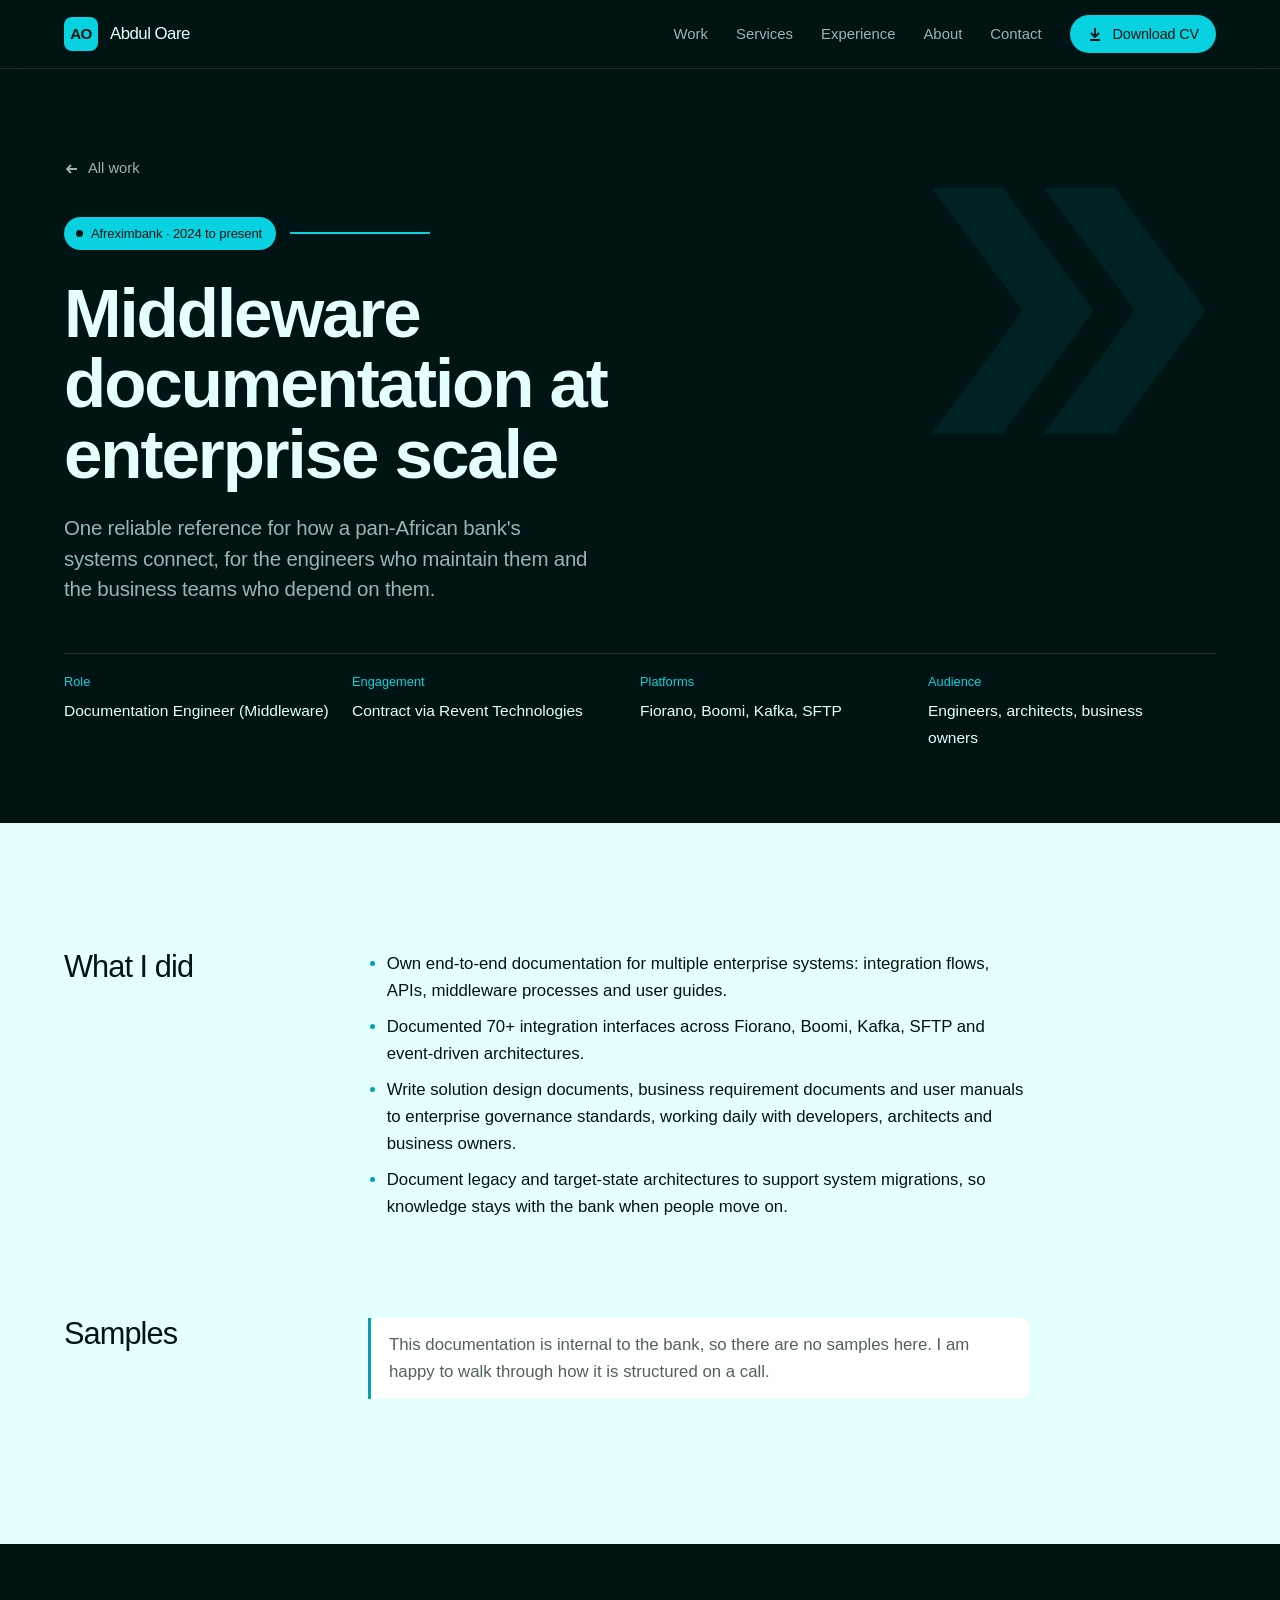
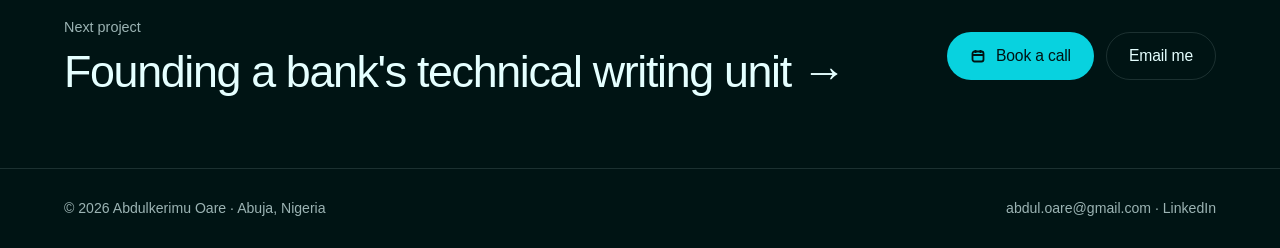
<file: work/afreximbank-middleware.html>
<!doctype html>
<html lang="en">
<head>
<meta charset="utf-8">
<meta name="viewport" content="width=device-width, initial-scale=1">
<title>Middleware documentation for 70+ integration interfaces · Abdul Oare</title>
<meta name="description" content="One reliable reference for how a pan-African bank&#x27;s systems connect, for the engineers who maintain them and the business teams who depend on them.">
<meta name="theme-color" content="#001414">
<link rel="canonical" href="https://abduloare.github.io/work/afreximbank-middleware.html">
<meta property="og:type" content="website">
<meta property="og:title" content="Middleware documentation for 70+ integration interfaces · Abdul Oare">
<meta property="og:description" content="One reliable reference for how a pan-African bank&#x27;s systems connect, for the engineers who maintain them and the business teams who depend on them.">
<meta property="og:url" content="https://abduloare.github.io/work/afreximbank-middleware.html">
<meta property="og:image" content="https://abduloare.github.io/assets/img/og.jpg">
<meta name="twitter:card" content="summary_large_image">
<link rel="icon" href="data:image/svg+xml,%3Csvg xmlns='http://www.w3.org/2000/svg' viewBox='0 0 64 64'%3E%3Crect width='64' height='64' rx='14' fill='%2308D2DF'/%3E%3Ctext x='32' y='42' text-anchor='middle' font-family='Helvetica Neue,Helvetica,Arial' font-weight='700' font-size='28' letter-spacing='-1.5' fill='%23001414'%3EAO%3C/text%3E%3C/svg%3E">
<link rel="preconnect" href="https://fonts.googleapis.com">
<link rel="preconnect" href="https://fonts.gstatic.com" crossorigin>
<link href="https://fonts.googleapis.com/css2?family=Inter:wght@400;500;700&display=swap" rel="stylesheet">
<link rel="stylesheet" href="../assets/css/site.css">
</head>
<body>
<a class="skip" href="#main">Skip to content</a>
<header class="nav">
  <div class="wrap">
    <a class="brand" href="../"><span class="mono">AO</span>Abdul Oare</a>
    <button class="nav-toggle" aria-label="Menu" aria-expanded="false" aria-controls="nav-links"><svg viewBox="0 0 20 20" fill="none" stroke="currentColor" stroke-width="1.8" aria-hidden="true"><path d="M3 6h14M3 10h14M3 14h14"/></svg></button>
    <ul class="nav-links" id="nav-links">
      <li><a href="../#work">Work</a></li>
      <li><a href="../#services">Services</a></li>
      <li><a href="../#experience">Experience</a></li>
      <li><a href="../#about">About</a></li>
      <li><a href="../#contact">Contact</a></li>
      <li><a class="btn btn-primary" href="../assets/docs/Abdulkerimu-Oare-CV.pdf" download><svg viewBox="0 0 16 16" fill="none" stroke="currentColor" stroke-width="1.8" aria-hidden="true"><path d="M8 2v9M4 7l4 4 4-4M3 14h10"/></svg> Download CV</a></li>
    </ul>
  </div>
</header>
<main id="main">
<section class="p-hero">
  <div class="wrap">
    <svg class="chev" viewBox="0 0 400 400" aria-hidden="true"><g fill="currentColor"><path d="M30 40h92l118 160-118 160H30l118-160z"/><path d="M176 40h92l118 160-118 160h-92l118-160z"/></g></svg>
    <a class="crumb" href="../#work"><svg width="16" height="16" viewBox="0 0 16 16" fill="none" stroke="currentColor" stroke-width="1.8" aria-hidden="true"><path d="M13 8H3M7 4L3 8l4 4"/></svg> All work</a>
    <div class="label-row"><span class="pill">Afreximbank · 2024 to present</span></div>
    <h1>Middleware documentation at enterprise scale</h1>
    <p class="lede">One reliable reference for how a pan-African bank's systems connect, for the engineers who maintain them and the business teams who depend on them.</p>
    <div class="facts"><div><small>Role</small><span>Documentation Engineer (Middleware)</span></div><div><small>Engagement</small><span>Contract via Revent Technologies</span></div><div><small>Platforms</small><span>Fiorano, Boomi, Kafka, SFTP</span></div><div><small>Audience</small><span>Engineers, architects, business owners</span></div></div>
  </div>
</section>
<section class="section light">
  <div class="wrap"><div class="p-body reveal"><h2>What I did</h2><div class="copy"><ul><li>Own end-to-end documentation for multiple enterprise systems: integration flows, APIs, middleware processes and user guides.</li><li>Documented 70+ integration interfaces across Fiorano, Boomi, Kafka, SFTP and event-driven architectures.</li><li>Write solution design documents, business requirement documents and user manuals to enterprise governance standards, working daily with developers, architects and business owners.</li><li>Document legacy and target-state architectures to support system migrations, so knowledge stays with the bank when people move on.</li></ul></div></div><div class="p-body reveal"><h2>Samples</h2><div class="copy"><p class="note">This documentation is internal to the bank, so there are no samples here. I am happy to walk through how it is structured on a call.</p></div></div></div>
</section>

<section class="section" style="padding:clamp(48px,6vw,72px) 0">
  <div class="wrap next">
    <div><span class="muted" style="display:block;margin-bottom:8px;font-size:.9rem">Next project</span><a class="big" href="access-bank-writing-unit.html">Founding a bank's technical writing unit &rarr;</a></div>
    <div class="btn-row"><a class="btn btn-primary" href="https://cal.com/abduloare/intro" target="_blank" rel="noopener" data-book><svg viewBox="0 0 16 16" fill="none" stroke="currentColor" stroke-width="1.8" aria-hidden="true"><rect x="2.5" y="3.5" width="11" height="10" rx="2"/><path d="M2.5 7h11M5.5 2v3M10.5 2v3"/></svg> Book a call</a><a class="btn btn-ghost" href="mailto:abdul.oare@gmail.com">Email me</a></div>
  </div>
</section>
</main>
<footer class="footer">
  <div class="wrap">
    <span>&copy; 2026 Abdulkerimu Oare &middot; Abuja, Nigeria</span>
    <span><a href="mailto:abdul.oare@gmail.com">abdul.oare@gmail.com</a> &middot; <a href="https://www.linkedin.com/in/abduloare" target="_blank" rel="noopener">LinkedIn</a></span>
  </div>
</footer>
<script src="../assets/js/site.js"></script>
</body>
</html>
</file>
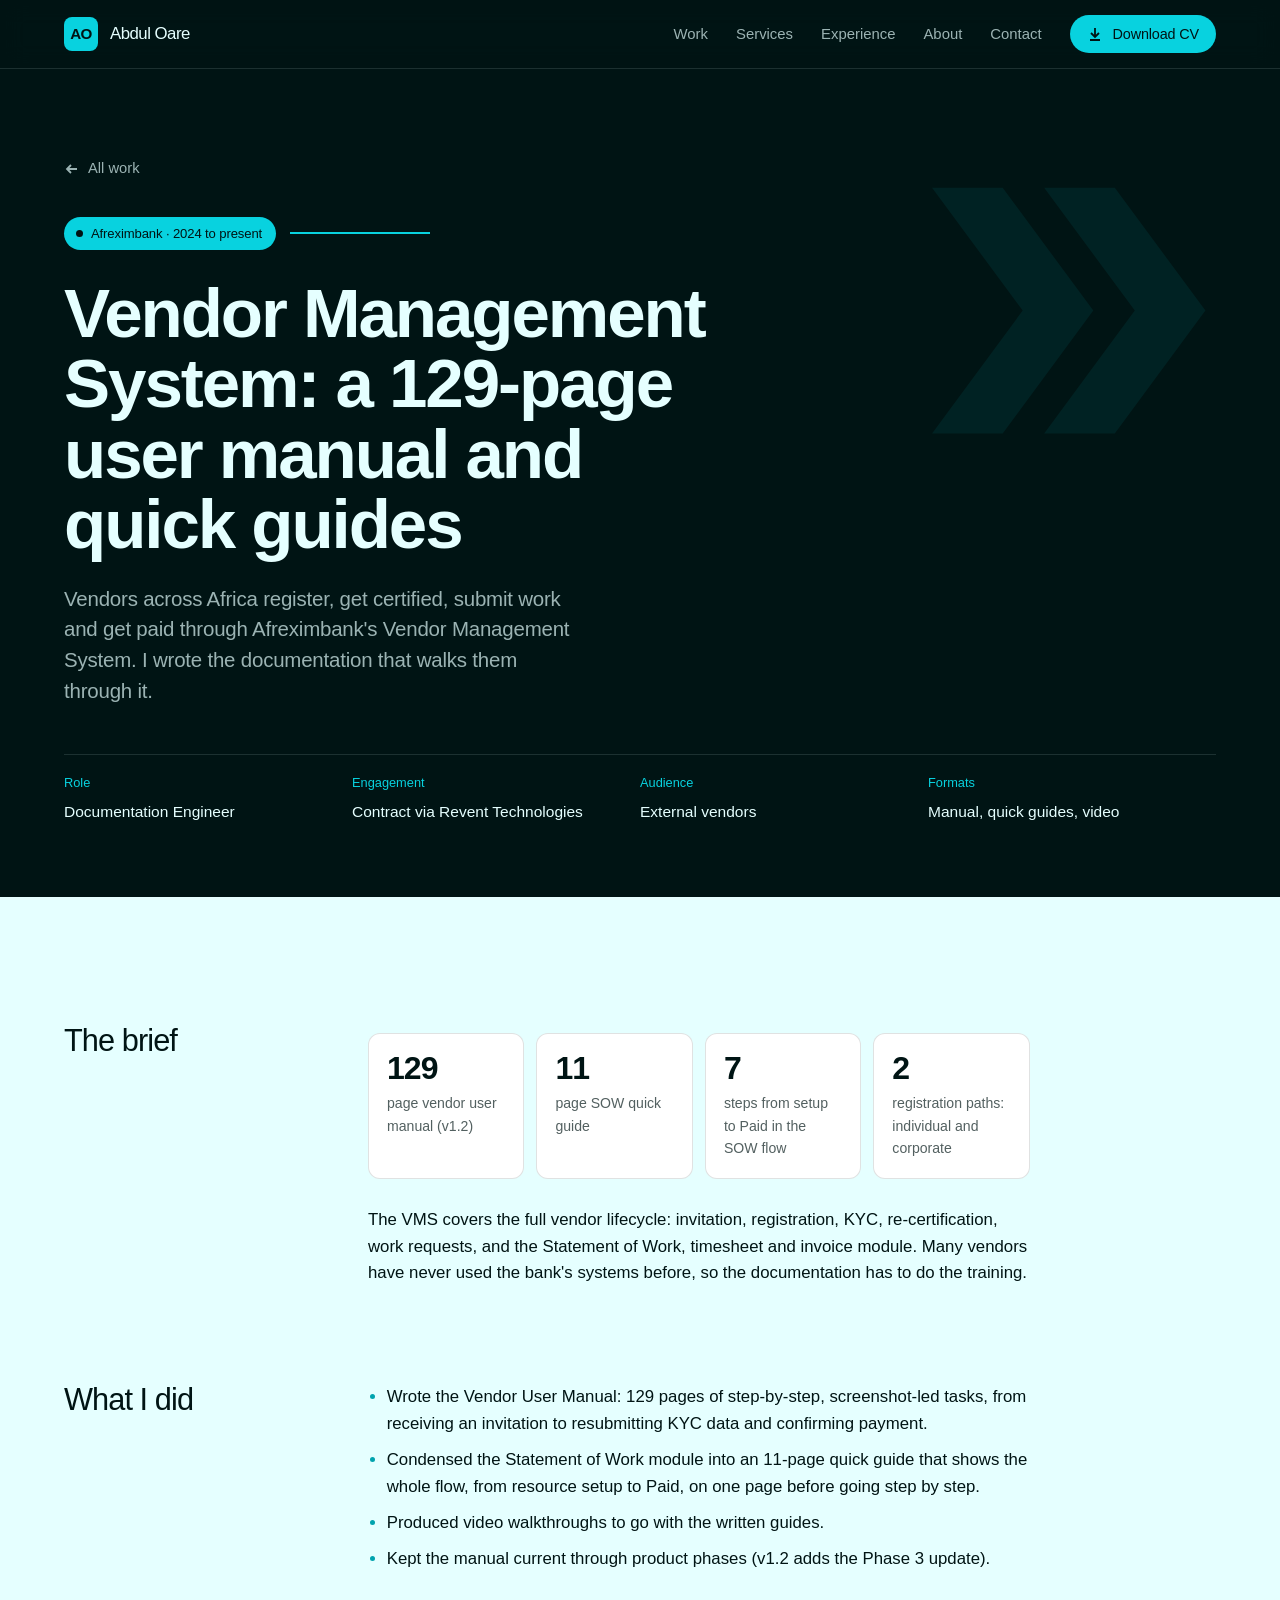
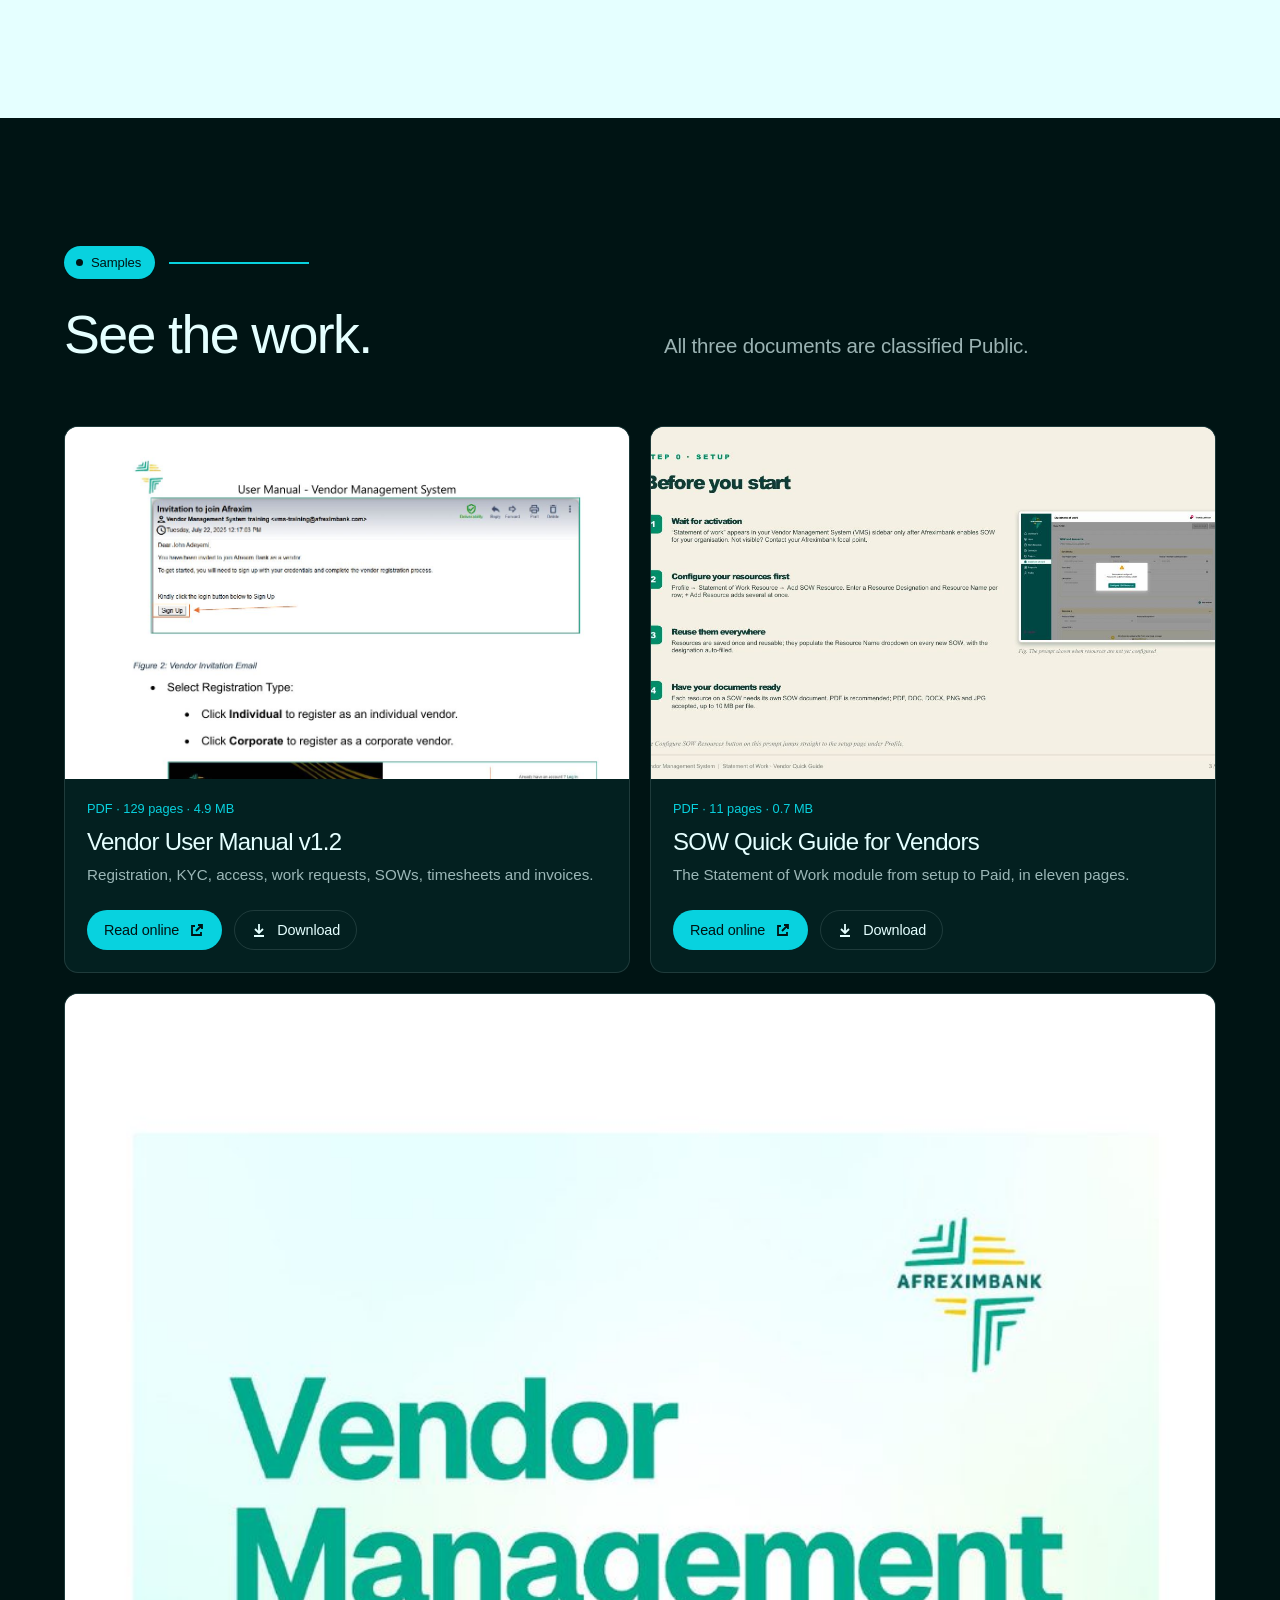
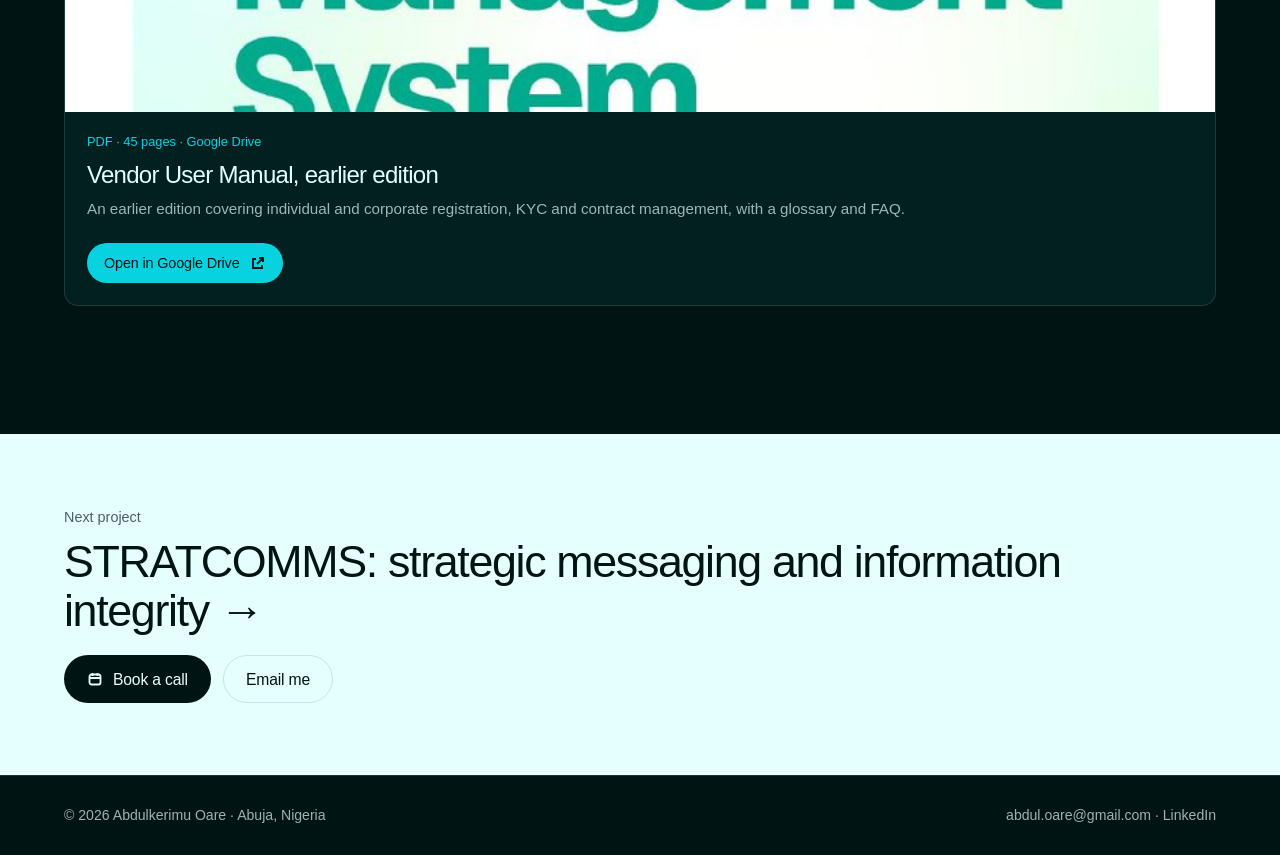
<file: work/afreximbank-vms.html>
<!doctype html>
<html lang="en">
<head>
<meta charset="utf-8">
<meta name="viewport" content="width=device-width, initial-scale=1">
<title>Vendor Management System user manual and quick guides · Abdul Oare</title>
<meta name="description" content="Vendors across Africa register, get certified, submit work and get paid through Afreximbank&#x27;s Vendor Management System. I wrote the documentation that walks them through it.">
<meta name="theme-color" content="#001414">
<link rel="canonical" href="https://abduloare.github.io/work/afreximbank-vms.html">
<meta property="og:type" content="website">
<meta property="og:title" content="Vendor Management System user manual and quick guides · Abdul Oare">
<meta property="og:description" content="Vendors across Africa register, get certified, submit work and get paid through Afreximbank&#x27;s Vendor Management System. I wrote the documentation that walks them through it.">
<meta property="og:url" content="https://abduloare.github.io/work/afreximbank-vms.html">
<meta property="og:image" content="https://abduloare.github.io/assets/img/og.jpg">
<meta name="twitter:card" content="summary_large_image">
<link rel="icon" href="data:image/svg+xml,%3Csvg xmlns='http://www.w3.org/2000/svg' viewBox='0 0 64 64'%3E%3Crect width='64' height='64' rx='14' fill='%2308D2DF'/%3E%3Ctext x='32' y='42' text-anchor='middle' font-family='Helvetica Neue,Helvetica,Arial' font-weight='700' font-size='28' letter-spacing='-1.5' fill='%23001414'%3EAO%3C/text%3E%3C/svg%3E">
<link rel="preconnect" href="https://fonts.googleapis.com">
<link rel="preconnect" href="https://fonts.gstatic.com" crossorigin>
<link href="https://fonts.googleapis.com/css2?family=Inter:wght@400;500;700&display=swap" rel="stylesheet">
<link rel="stylesheet" href="../assets/css/site.css">
</head>
<body>
<a class="skip" href="#main">Skip to content</a>
<header class="nav">
  <div class="wrap">
    <a class="brand" href="../"><span class="mono">AO</span>Abdul Oare</a>
    <button class="nav-toggle" aria-label="Menu" aria-expanded="false" aria-controls="nav-links"><svg viewBox="0 0 20 20" fill="none" stroke="currentColor" stroke-width="1.8" aria-hidden="true"><path d="M3 6h14M3 10h14M3 14h14"/></svg></button>
    <ul class="nav-links" id="nav-links">
      <li><a href="../#work">Work</a></li>
      <li><a href="../#services">Services</a></li>
      <li><a href="../#experience">Experience</a></li>
      <li><a href="../#about">About</a></li>
      <li><a href="../#contact">Contact</a></li>
      <li><a class="btn btn-primary" href="../assets/docs/Abdulkerimu-Oare-CV.pdf" download><svg viewBox="0 0 16 16" fill="none" stroke="currentColor" stroke-width="1.8" aria-hidden="true"><path d="M8 2v9M4 7l4 4 4-4M3 14h10"/></svg> Download CV</a></li>
    </ul>
  </div>
</header>
<main id="main">
<section class="p-hero">
  <div class="wrap">
    <svg class="chev" viewBox="0 0 400 400" aria-hidden="true"><g fill="currentColor"><path d="M30 40h92l118 160-118 160H30l118-160z"/><path d="M176 40h92l118 160-118 160h-92l118-160z"/></g></svg>
    <a class="crumb" href="../#work"><svg width="16" height="16" viewBox="0 0 16 16" fill="none" stroke="currentColor" stroke-width="1.8" aria-hidden="true"><path d="M13 8H3M7 4L3 8l4 4"/></svg> All work</a>
    <div class="label-row"><span class="pill">Afreximbank · 2024 to present</span></div>
    <h1>Vendor Management System: a 129-page user manual and quick guides</h1>
    <p class="lede">Vendors across Africa register, get certified, submit work and get paid through Afreximbank's Vendor Management System. I wrote the documentation that walks them through it.</p>
    <div class="facts"><div><small>Role</small><span>Documentation Engineer</span></div><div><small>Engagement</small><span>Contract via Revent Technologies</span></div><div><small>Audience</small><span>External vendors</span></div><div><small>Formats</small><span>Manual, quick guides, video</span></div></div>
  </div>
</section>
<section class="section light">
  <div class="wrap"><div class="p-body reveal"><h2>The brief</h2><div class="copy"><div class="kpis"><div><b>129</b><span>page vendor user manual (v1.2)</span></div><div><b>11</b><span>page SOW quick guide</span></div><div><b>7</b><span>steps from setup to Paid in the SOW flow</span></div><div><b>2</b><span>registration paths: individual and corporate</span></div></div><p>The VMS covers the full vendor lifecycle: invitation, registration, KYC, re-certification, work requests, and the Statement of Work, timesheet and invoice module. Many vendors have never used the bank's systems before, so the documentation has to do the training.</p></div></div><div class="p-body reveal"><h2>What I did</h2><div class="copy"><ul><li>Wrote the Vendor User Manual: 129 pages of step-by-step, screenshot-led tasks, from receiving an invitation to resubmitting KYC data and confirming payment.</li><li>Condensed the Statement of Work module into an 11-page quick guide that shows the whole flow, from resource setup to Paid, on one page before going step by step.</li><li>Produced video walkthroughs to go with the written guides.</li><li>Kept the manual current through product phases (v1.2 adds the Phase 3 update).</li></ul></div></div></div>
</section>
<section class="section">
  <div class="wrap">
    <div class="section-head"><div><div class="label-row"><span class="pill">Samples</span></div><h2>See the work.</h2></div><p class="lede">All three documents are classified Public.</p></div>
    <div class="samples"><article class="sample">
  <a class="thumb" href="../assets/docs/afreximbank-vms-vendor-user-manual-sample.pdf" target="_blank" rel="noopener"><img src="../assets/img/vms-manual-p9.jpg" alt="A page from Vendor User Manual v1.2" loading="lazy"></a>
  <div class="sample-body"><small>PDF · 129 pages · 4.9 MB</small><h3>Vendor User Manual v1.2</h3><p>Registration, KYC, access, work requests, SOWs, timesheets and invoices.</p>
    <div class="btn-row"><a class="btn btn-primary" href="../assets/docs/afreximbank-vms-vendor-user-manual-sample.pdf" target="_blank" rel="noopener">Read online <svg viewBox="0 0 16 16" fill="none" stroke="currentColor" stroke-width="1.8" aria-hidden="true"><path d="M9 3h4v4M13 3L7 9M12 10v3H3V4h3"/></svg></a><a class="btn btn-ghost" href="../assets/docs/afreximbank-vms-vendor-user-manual-sample.pdf" download><svg viewBox="0 0 16 16" fill="none" stroke="currentColor" stroke-width="1.8" aria-hidden="true"><path d="M8 2v9M4 7l4 4 4-4M3 14h10"/></svg> Download</a></div>
  </div>
</article>
<article class="sample">
  <a class="thumb" href="../assets/docs/afreximbank-vms-sow-quick-guide-sample.pdf" target="_blank" rel="noopener"><img src="../assets/img/sow-guide-p3.jpg" alt="A page from SOW Quick Guide for Vendors" loading="lazy"></a>
  <div class="sample-body"><small>PDF · 11 pages · 0.7 MB</small><h3>SOW Quick Guide for Vendors</h3><p>The Statement of Work module from setup to Paid, in eleven pages.</p>
    <div class="btn-row"><a class="btn btn-primary" href="../assets/docs/afreximbank-vms-sow-quick-guide-sample.pdf" target="_blank" rel="noopener">Read online <svg viewBox="0 0 16 16" fill="none" stroke="currentColor" stroke-width="1.8" aria-hidden="true"><path d="M9 3h4v4M13 3L7 9M12 10v3H3V4h3"/></svg></a><a class="btn btn-ghost" href="../assets/docs/afreximbank-vms-sow-quick-guide-sample.pdf" download><svg viewBox="0 0 16 16" fill="none" stroke="currentColor" stroke-width="1.8" aria-hidden="true"><path d="M8 2v9M4 7l4 4 4-4M3 14h10"/></svg> Download</a></div>
  </div>
</article>
<article class="sample wide">
  <a class="thumb" href="https://drive.google.com/file/d/1qo_4gJYCp6IOkuIVQu76yb82v0jZEkei/view?usp=drive_link" target="_blank" rel="noopener"><img src="../assets/img/vms-manual-old-cover.jpg" alt="Cover of Vendor User Manual, earlier edition" loading="lazy"></a>
  <div class="sample-body"><small>PDF · 45 pages · Google Drive</small><h3>Vendor User Manual, earlier edition</h3><p>An earlier edition covering individual and corporate registration, KYC and contract management, with a glossary and FAQ.</p>
    <div class="btn-row"><a class="btn btn-primary" href="https://drive.google.com/file/d/1qo_4gJYCp6IOkuIVQu76yb82v0jZEkei/view?usp=drive_link" target="_blank" rel="noopener">Open in Google Drive <svg viewBox="0 0 16 16" fill="none" stroke="currentColor" stroke-width="1.8" aria-hidden="true"><path d="M9 3h4v4M13 3L7 9M12 10v3H3V4h3"/></svg></a></div>
  </div>
</article></div>
  </div>
</section>
<section class="section light" style="padding:clamp(48px,6vw,72px) 0">
  <div class="wrap next">
    <div><span class="muted" style="display:block;margin-bottom:8px;font-size:.9rem">Next project</span><a class="big" href="stratcomms-training.html">STRATCOMMS: strategic messaging and information integrity &rarr;</a></div>
    <div class="btn-row"><a class="btn btn-primary" href="https://cal.com/abduloare/intro" target="_blank" rel="noopener" data-book><svg viewBox="0 0 16 16" fill="none" stroke="currentColor" stroke-width="1.8" aria-hidden="true"><rect x="2.5" y="3.5" width="11" height="10" rx="2"/><path d="M2.5 7h11M5.5 2v3M10.5 2v3"/></svg> Book a call</a><a class="btn btn-ghost" href="mailto:abdul.oare@gmail.com">Email me</a></div>
  </div>
</section>
</main>
<footer class="footer">
  <div class="wrap">
    <span>&copy; 2026 Abdulkerimu Oare &middot; Abuja, Nigeria</span>
    <span><a href="mailto:abdul.oare@gmail.com">abdul.oare@gmail.com</a> &middot; <a href="https://www.linkedin.com/in/abduloare" target="_blank" rel="noopener">LinkedIn</a></span>
  </div>
</footer>
<script src="../assets/js/site.js"></script>
</body>
</html>
</file>
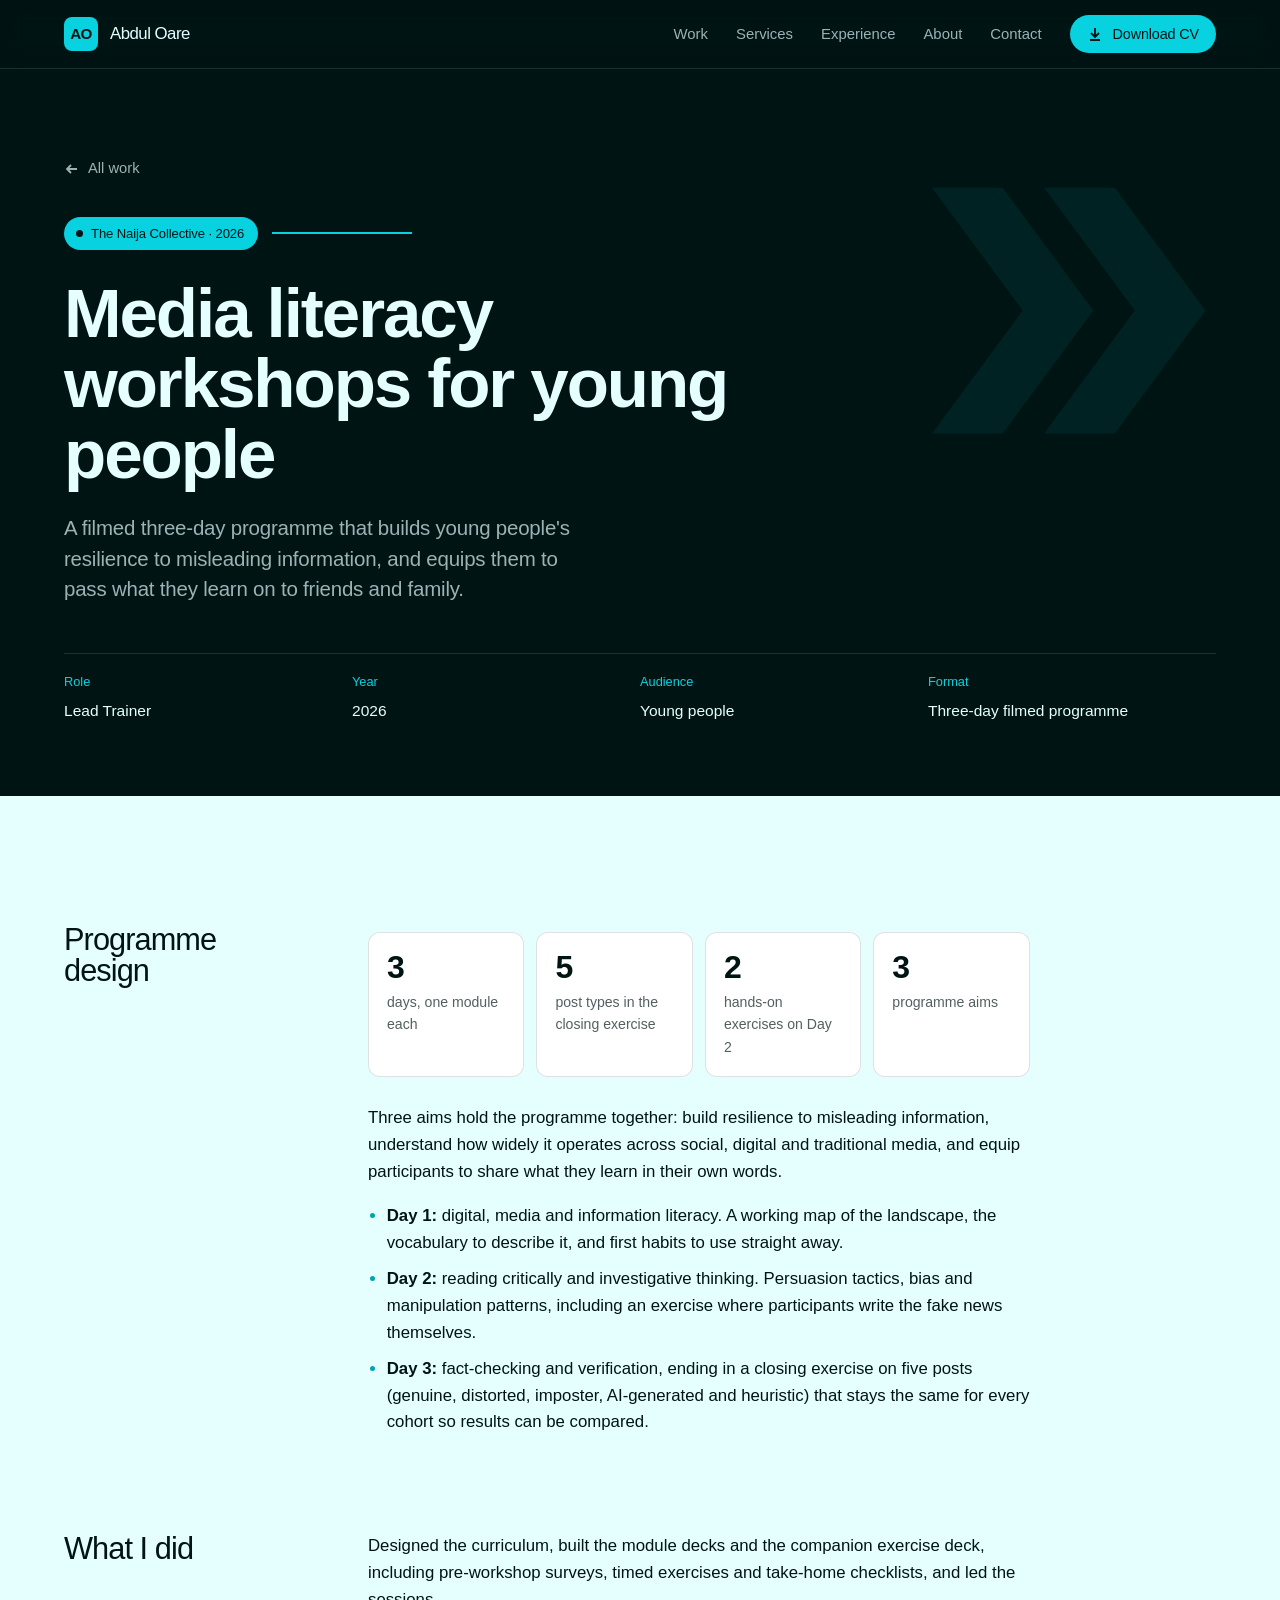
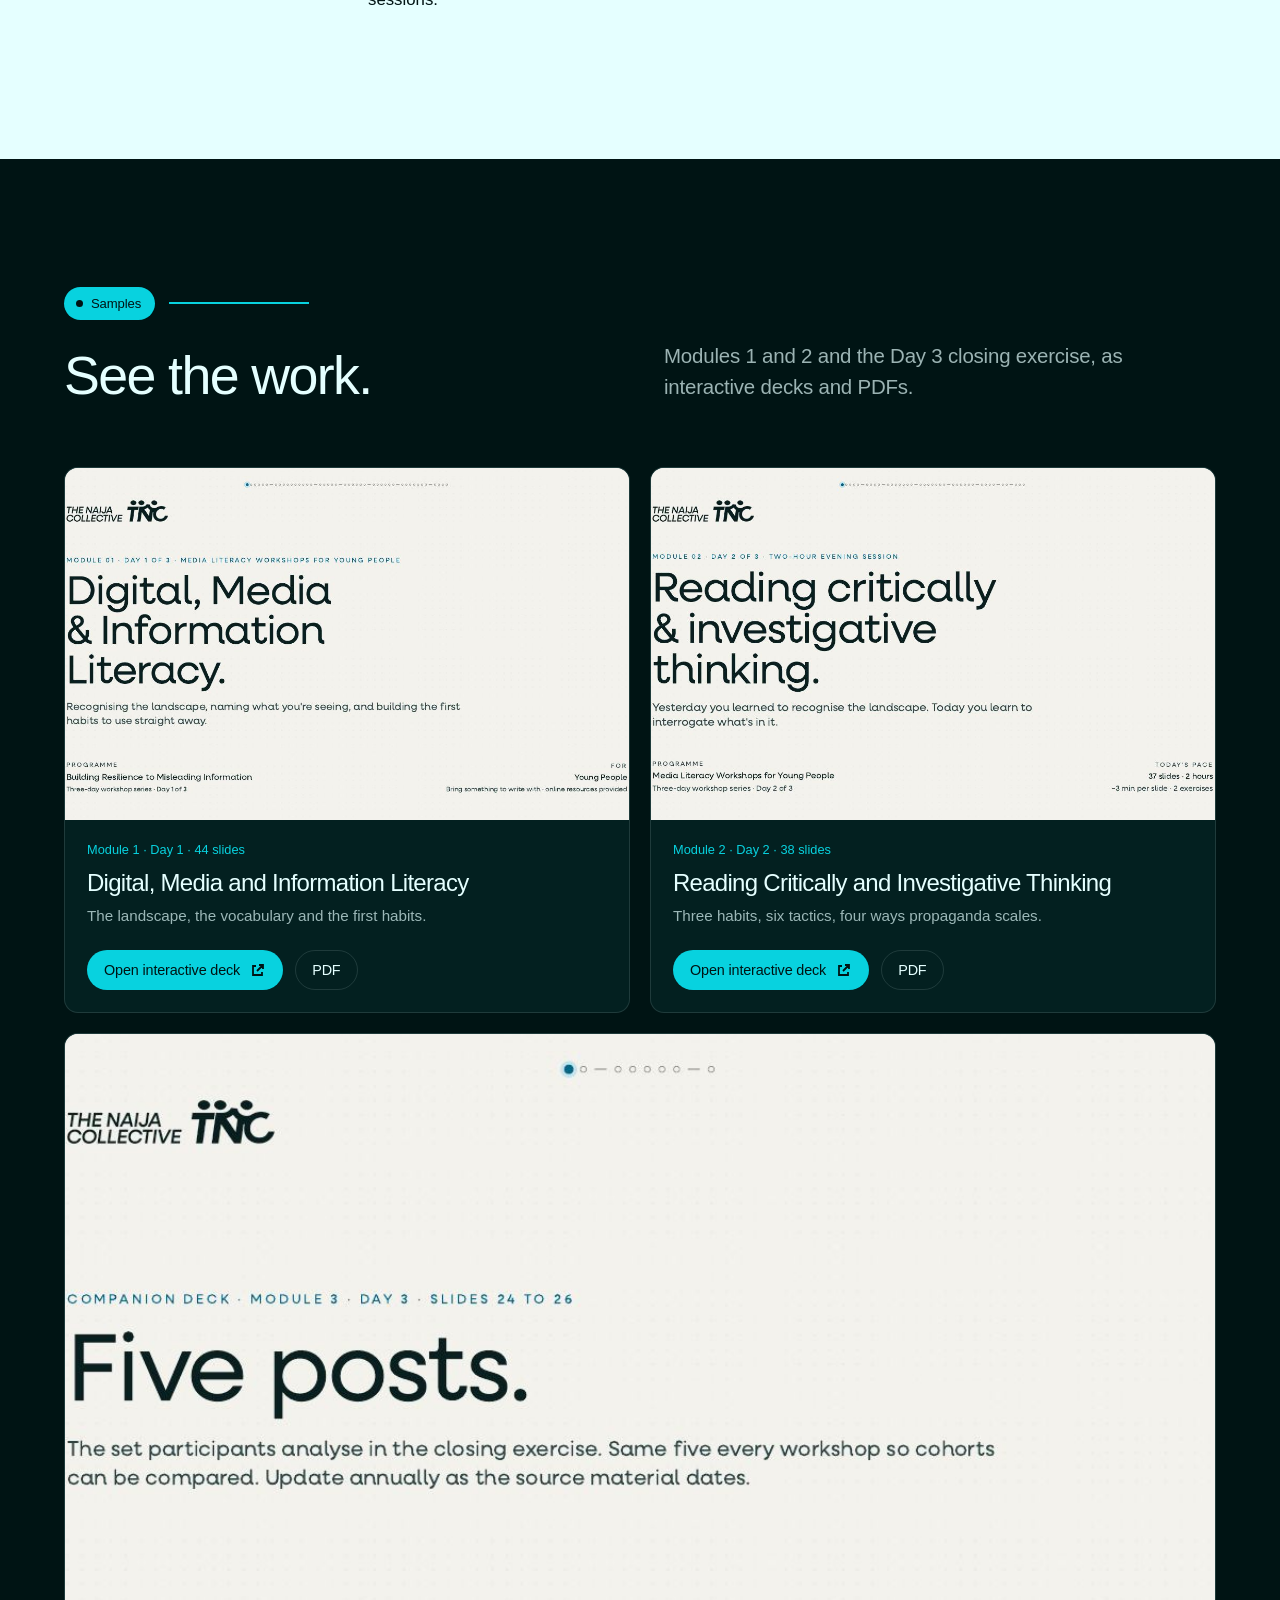
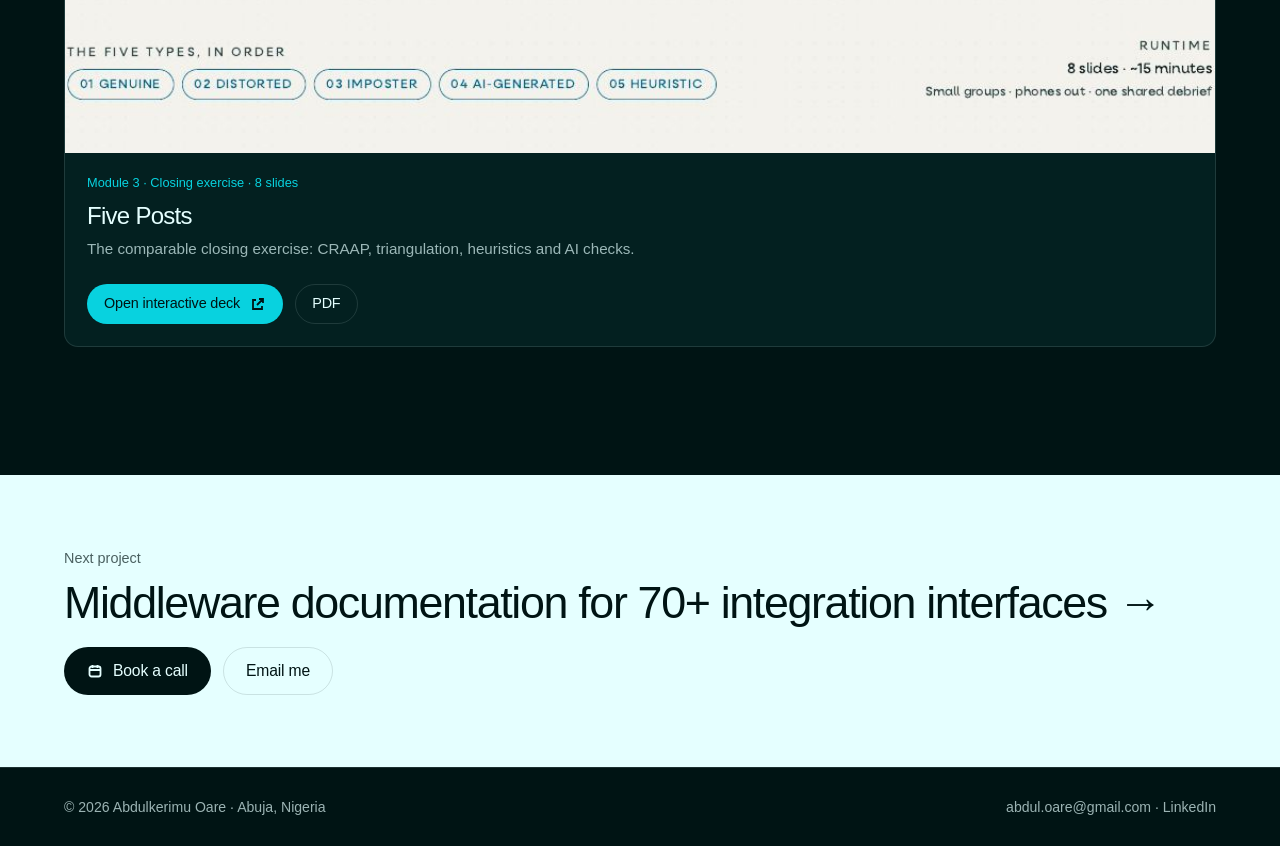
<file: work/media-literacy.html>
<!doctype html>
<html lang="en">
<head>
<meta charset="utf-8">
<meta name="viewport" content="width=device-width, initial-scale=1">
<title>A three-day media literacy programme for young people · Abdul Oare</title>
<meta name="description" content="A filmed three-day programme that builds young people&#x27;s resilience to misleading information, and equips them to pass what they learn on to friends and family.">
<meta name="theme-color" content="#001414">
<link rel="canonical" href="https://abduloare.github.io/work/media-literacy.html">
<meta property="og:type" content="website">
<meta property="og:title" content="A three-day media literacy programme for young people · Abdul Oare">
<meta property="og:description" content="A filmed three-day programme that builds young people&#x27;s resilience to misleading information, and equips them to pass what they learn on to friends and family.">
<meta property="og:url" content="https://abduloare.github.io/work/media-literacy.html">
<meta property="og:image" content="https://abduloare.github.io/assets/img/og.jpg">
<meta name="twitter:card" content="summary_large_image">
<link rel="icon" href="data:image/svg+xml,%3Csvg xmlns='http://www.w3.org/2000/svg' viewBox='0 0 64 64'%3E%3Crect width='64' height='64' rx='14' fill='%2308D2DF'/%3E%3Ctext x='32' y='42' text-anchor='middle' font-family='Helvetica Neue,Helvetica,Arial' font-weight='700' font-size='28' letter-spacing='-1.5' fill='%23001414'%3EAO%3C/text%3E%3C/svg%3E">
<link rel="preconnect" href="https://fonts.googleapis.com">
<link rel="preconnect" href="https://fonts.gstatic.com" crossorigin>
<link href="https://fonts.googleapis.com/css2?family=Inter:wght@400;500;700&display=swap" rel="stylesheet">
<link rel="stylesheet" href="../assets/css/site.css">
</head>
<body>
<a class="skip" href="#main">Skip to content</a>
<header class="nav">
  <div class="wrap">
    <a class="brand" href="../"><span class="mono">AO</span>Abdul Oare</a>
    <button class="nav-toggle" aria-label="Menu" aria-expanded="false" aria-controls="nav-links"><svg viewBox="0 0 20 20" fill="none" stroke="currentColor" stroke-width="1.8" aria-hidden="true"><path d="M3 6h14M3 10h14M3 14h14"/></svg></button>
    <ul class="nav-links" id="nav-links">
      <li><a href="../#work">Work</a></li>
      <li><a href="../#services">Services</a></li>
      <li><a href="../#experience">Experience</a></li>
      <li><a href="../#about">About</a></li>
      <li><a href="../#contact">Contact</a></li>
      <li><a class="btn btn-primary" href="../assets/docs/Abdulkerimu-Oare-CV.pdf" download><svg viewBox="0 0 16 16" fill="none" stroke="currentColor" stroke-width="1.8" aria-hidden="true"><path d="M8 2v9M4 7l4 4 4-4M3 14h10"/></svg> Download CV</a></li>
    </ul>
  </div>
</header>
<main id="main">
<section class="p-hero">
  <div class="wrap">
    <svg class="chev" viewBox="0 0 400 400" aria-hidden="true"><g fill="currentColor"><path d="M30 40h92l118 160-118 160H30l118-160z"/><path d="M176 40h92l118 160-118 160h-92l118-160z"/></g></svg>
    <a class="crumb" href="../#work"><svg width="16" height="16" viewBox="0 0 16 16" fill="none" stroke="currentColor" stroke-width="1.8" aria-hidden="true"><path d="M13 8H3M7 4L3 8l4 4"/></svg> All work</a>
    <div class="label-row"><span class="pill">The Naija Collective · 2026</span></div>
    <h1>Media literacy workshops for young people</h1>
    <p class="lede">A filmed three-day programme that builds young people's resilience to misleading information, and equips them to pass what they learn on to friends and family.</p>
    <div class="facts"><div><small>Role</small><span>Lead Trainer</span></div><div><small>Year</small><span>2026</span></div><div><small>Audience</small><span>Young people</span></div><div><small>Format</small><span>Three-day filmed programme</span></div></div>
  </div>
</section>
<section class="section light">
  <div class="wrap"><div class="p-body reveal"><h2>Programme design</h2><div class="copy"><div class="kpis"><div><b>3</b><span>days, one module each</span></div><div><b>5</b><span>post types in the closing exercise</span></div><div><b>2</b><span>hands-on exercises on Day 2</span></div><div><b>3</b><span>programme aims</span></div></div><p>Three aims hold the programme together: build resilience to misleading information, understand how widely it operates across social, digital and traditional media, and equip participants to share what they learn in their own words.</p><ul><li><strong>Day 1:</strong> digital, media and information literacy. A working map of the landscape, the vocabulary to describe it, and first habits to use straight away.</li><li><strong>Day 2:</strong> reading critically and investigative thinking. Persuasion tactics, bias and manipulation patterns, including an exercise where participants write the fake news themselves.</li><li><strong>Day 3:</strong> fact-checking and verification, ending in a closing exercise on five posts (genuine, distorted, imposter, AI-generated and heuristic) that stays the same for every cohort so results can be compared.</li></ul></div></div><div class="p-body reveal"><h2>What I did</h2><div class="copy"><p>Designed the curriculum, built the module decks and the companion exercise deck, including pre-workshop surveys, timed exercises and take-home checklists, and led the sessions.</p></div></div></div>
</section>
<section class="section">
  <div class="wrap">
    <div class="section-head"><div><div class="label-row"><span class="pill">Samples</span></div><h2>See the work.</h2></div><p class="lede">Modules 1 and 2 and the Day 3 closing exercise, as interactive decks and PDFs.</p></div>
    <div class="samples"><article class="sample">
  <a class="thumb" href="../assets/decks/media-literacy-module-1.html" target="_blank" rel="noopener"><img src="../assets/img/media-literacy-m1-cover.jpg" alt="Title slide of Digital, Media and Information Literacy" loading="lazy"></a>
  <div class="sample-body"><small>Module 1 · Day 1 · 44 slides</small><h3>Digital, Media and Information Literacy</h3><p>The landscape, the vocabulary and the first habits.</p>
    <div class="btn-row"><a class="btn btn-primary" href="../assets/decks/media-literacy-module-1.html" target="_blank" rel="noopener">Open interactive deck <svg viewBox="0 0 16 16" fill="none" stroke="currentColor" stroke-width="1.8" aria-hidden="true"><path d="M9 3h4v4M13 3L7 9M12 10v3H3V4h3"/></svg></a><a class="btn btn-ghost" href="../assets/decks/media-literacy-module-1.pdf" target="_blank" rel="noopener">PDF</a></div>
  </div>
</article>
<article class="sample">
  <a class="thumb" href="../assets/decks/media-literacy-module-2.html" target="_blank" rel="noopener"><img src="../assets/img/media-literacy-m2-cover.jpg" alt="Title slide of Reading Critically and Investigative Thinking" loading="lazy"></a>
  <div class="sample-body"><small>Module 2 · Day 2 · 38 slides</small><h3>Reading Critically and Investigative Thinking</h3><p>Three habits, six tactics, four ways propaganda scales.</p>
    <div class="btn-row"><a class="btn btn-primary" href="../assets/decks/media-literacy-module-2.html" target="_blank" rel="noopener">Open interactive deck <svg viewBox="0 0 16 16" fill="none" stroke="currentColor" stroke-width="1.8" aria-hidden="true"><path d="M9 3h4v4M13 3L7 9M12 10v3H3V4h3"/></svg></a><a class="btn btn-ghost" href="../assets/decks/media-literacy-module-2.pdf" target="_blank" rel="noopener">PDF</a></div>
  </div>
</article>
<article class="sample wide">
  <a class="thumb" href="../assets/decks/media-literacy-module-3.html" target="_blank" rel="noopener"><img src="../assets/img/media-literacy-m3-cover.jpg" alt="Title slide of Five Posts" loading="lazy"></a>
  <div class="sample-body"><small>Module 3 · Closing exercise · 8 slides</small><h3>Five Posts</h3><p>The comparable closing exercise: CRAAP, triangulation, heuristics and AI checks.</p>
    <div class="btn-row"><a class="btn btn-primary" href="../assets/decks/media-literacy-module-3.html" target="_blank" rel="noopener">Open interactive deck <svg viewBox="0 0 16 16" fill="none" stroke="currentColor" stroke-width="1.8" aria-hidden="true"><path d="M9 3h4v4M13 3L7 9M12 10v3H3V4h3"/></svg></a><a class="btn btn-ghost" href="../assets/decks/media-literacy-module-3.pdf" target="_blank" rel="noopener">PDF</a></div>
  </div>
</article></div>
  </div>
</section>
<section class="section light" style="padding:clamp(48px,6vw,72px) 0">
  <div class="wrap next">
    <div><span class="muted" style="display:block;margin-bottom:8px;font-size:.9rem">Next project</span><a class="big" href="afreximbank-middleware.html">Middleware documentation for 70+ integration interfaces &rarr;</a></div>
    <div class="btn-row"><a class="btn btn-primary" href="https://cal.com/abduloare/intro" target="_blank" rel="noopener" data-book><svg viewBox="0 0 16 16" fill="none" stroke="currentColor" stroke-width="1.8" aria-hidden="true"><rect x="2.5" y="3.5" width="11" height="10" rx="2"/><path d="M2.5 7h11M5.5 2v3M10.5 2v3"/></svg> Book a call</a><a class="btn btn-ghost" href="mailto:abdul.oare@gmail.com">Email me</a></div>
  </div>
</section>
</main>
<footer class="footer">
  <div class="wrap">
    <span>&copy; 2026 Abdulkerimu Oare &middot; Abuja, Nigeria</span>
    <span><a href="mailto:abdul.oare@gmail.com">abdul.oare@gmail.com</a> &middot; <a href="https://www.linkedin.com/in/abduloare" target="_blank" rel="noopener">LinkedIn</a></span>
  </div>
</footer>
<script src="../assets/js/site.js"></script>
</body>
</html>
</file>
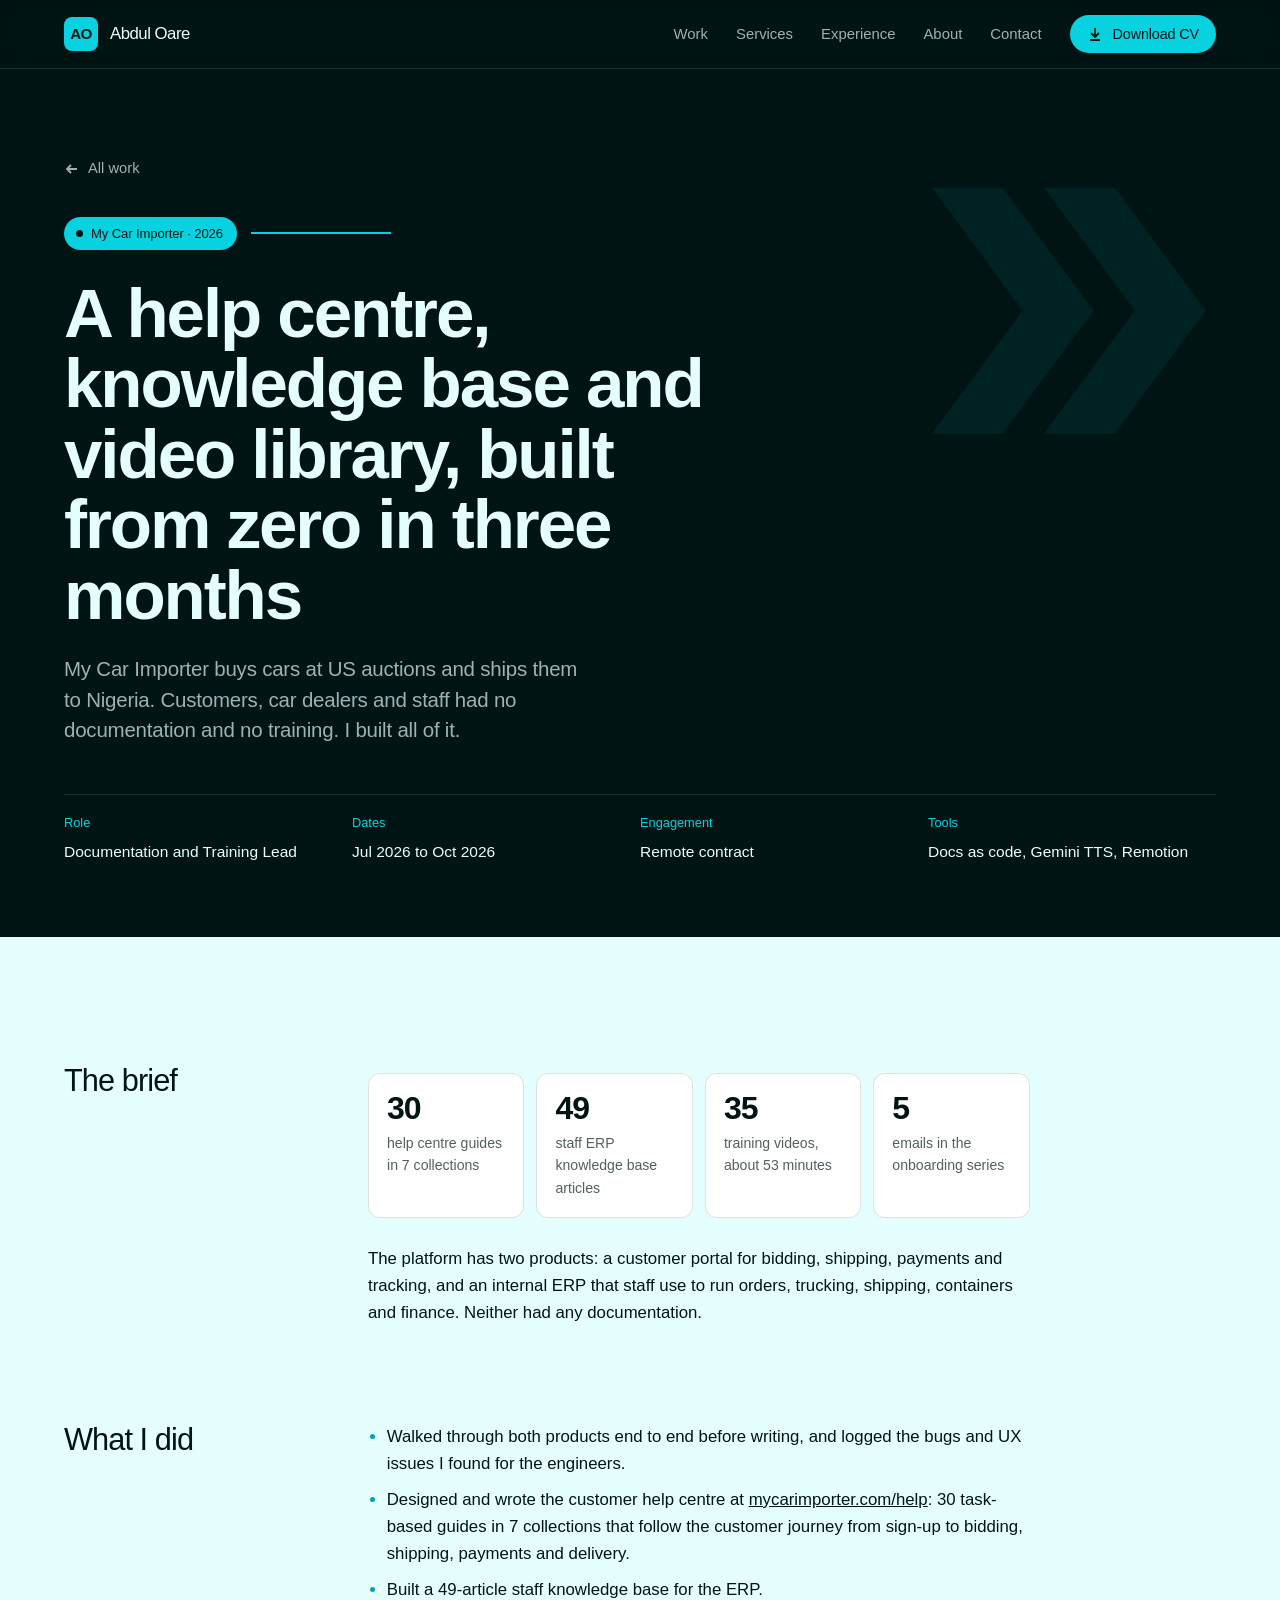
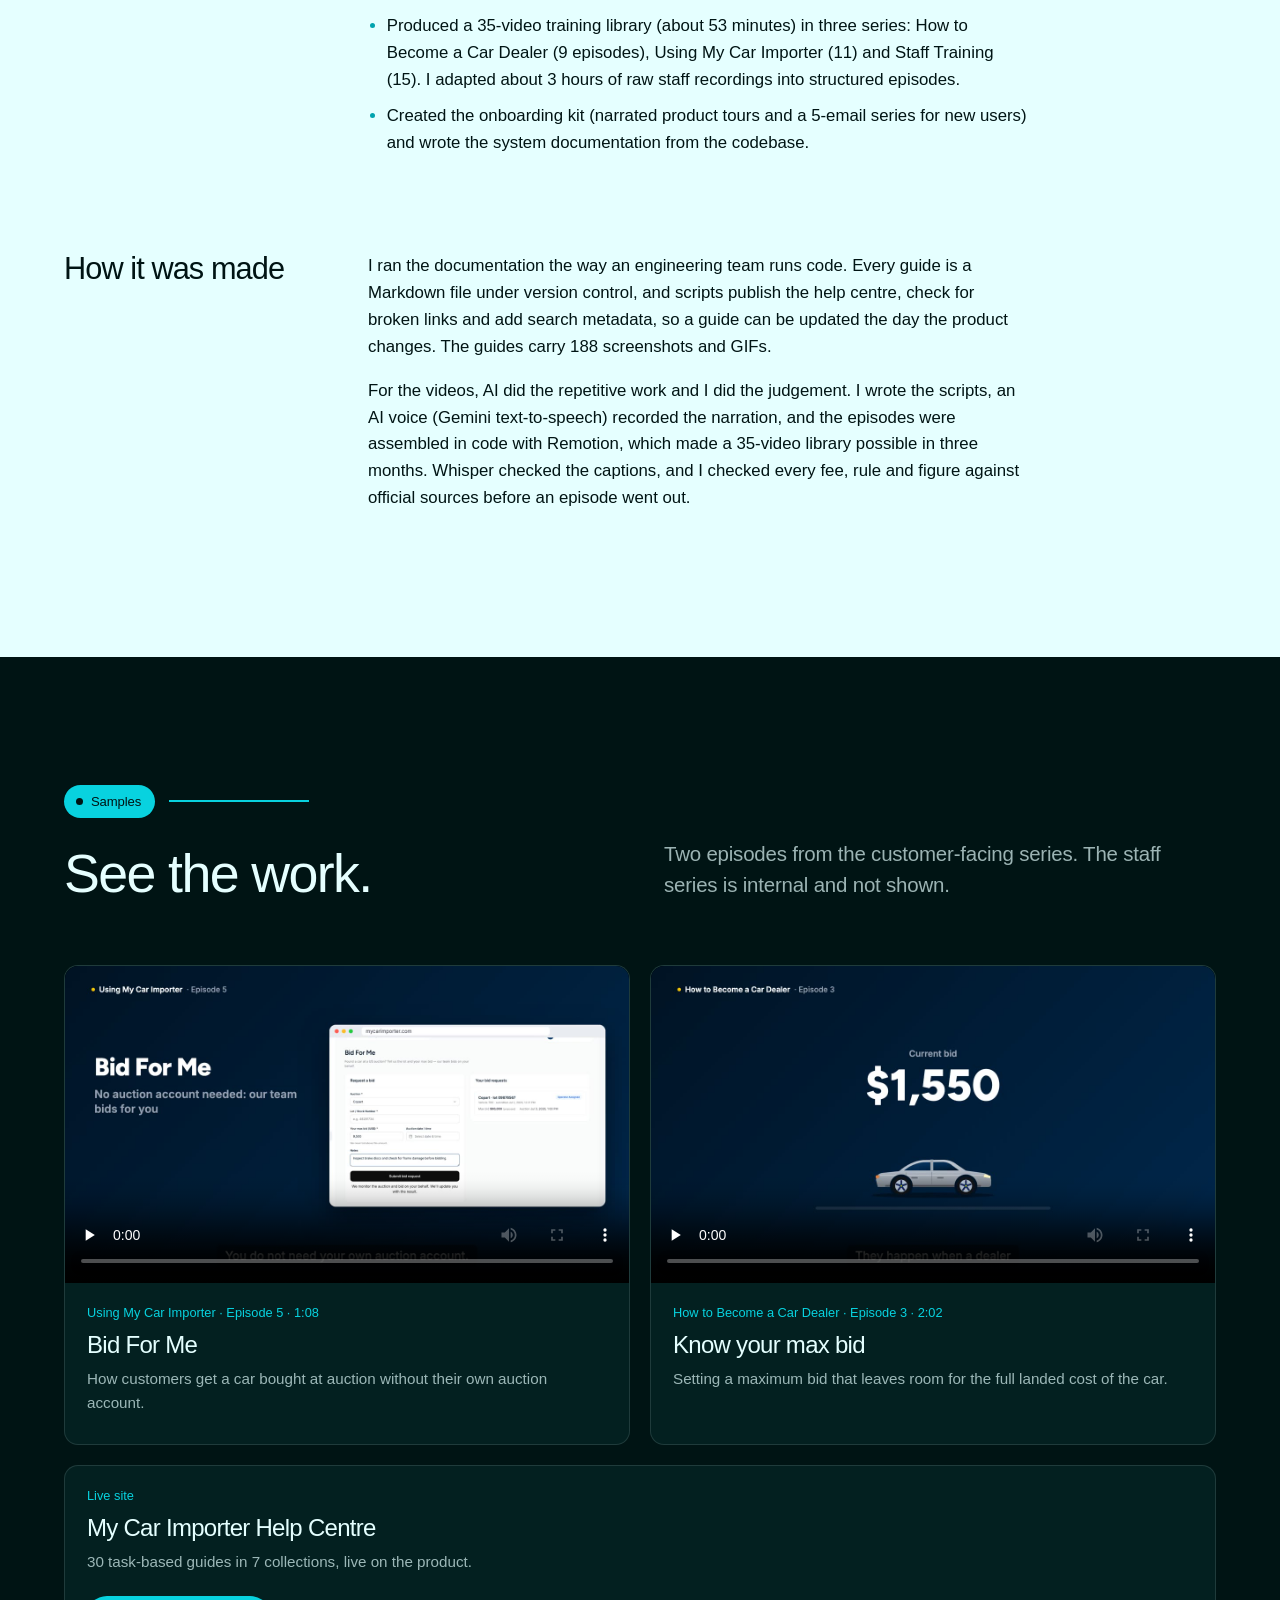
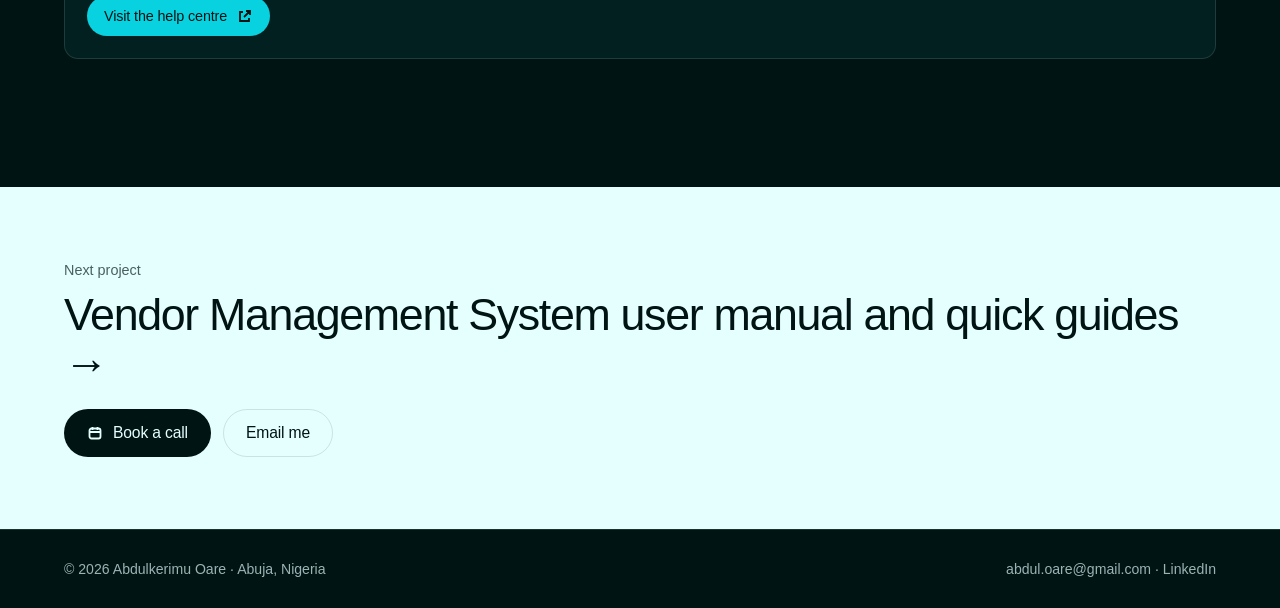
<file: work/my-car-importer.html>
<!doctype html>
<html lang="en">
<head>
<meta charset="utf-8">
<meta name="viewport" content="width=device-width, initial-scale=1">
<title>Help centre, knowledge base and 35-video training library · Abdul Oare</title>
<meta name="description" content="My Car Importer buys cars at US auctions and ships them to Nigeria. Customers, car dealers and staff had no documentation and no training. I built all of it.">
<meta name="theme-color" content="#001414">
<link rel="canonical" href="https://abduloare.github.io/work/my-car-importer.html">
<meta property="og:type" content="website">
<meta property="og:title" content="Help centre, knowledge base and 35-video training library · Abdul Oare">
<meta property="og:description" content="My Car Importer buys cars at US auctions and ships them to Nigeria. Customers, car dealers and staff had no documentation and no training. I built all of it.">
<meta property="og:url" content="https://abduloare.github.io/work/my-car-importer.html">
<meta property="og:image" content="https://abduloare.github.io/assets/img/og.jpg">
<meta name="twitter:card" content="summary_large_image">
<link rel="icon" href="data:image/svg+xml,%3Csvg xmlns='http://www.w3.org/2000/svg' viewBox='0 0 64 64'%3E%3Crect width='64' height='64' rx='14' fill='%2308D2DF'/%3E%3Ctext x='32' y='42' text-anchor='middle' font-family='Helvetica Neue,Helvetica,Arial' font-weight='700' font-size='28' letter-spacing='-1.5' fill='%23001414'%3EAO%3C/text%3E%3C/svg%3E">
<link rel="preconnect" href="https://fonts.googleapis.com">
<link rel="preconnect" href="https://fonts.gstatic.com" crossorigin>
<link href="https://fonts.googleapis.com/css2?family=Inter:wght@400;500;700&display=swap" rel="stylesheet">
<link rel="stylesheet" href="../assets/css/site.css">
</head>
<body>
<a class="skip" href="#main">Skip to content</a>
<header class="nav">
  <div class="wrap">
    <a class="brand" href="../"><span class="mono">AO</span>Abdul Oare</a>
    <button class="nav-toggle" aria-label="Menu" aria-expanded="false" aria-controls="nav-links"><svg viewBox="0 0 20 20" fill="none" stroke="currentColor" stroke-width="1.8" aria-hidden="true"><path d="M3 6h14M3 10h14M3 14h14"/></svg></button>
    <ul class="nav-links" id="nav-links">
      <li><a href="../#work">Work</a></li>
      <li><a href="../#services">Services</a></li>
      <li><a href="../#experience">Experience</a></li>
      <li><a href="../#about">About</a></li>
      <li><a href="../#contact">Contact</a></li>
      <li><a class="btn btn-primary" href="../assets/docs/Abdulkerimu-Oare-CV.pdf" download><svg viewBox="0 0 16 16" fill="none" stroke="currentColor" stroke-width="1.8" aria-hidden="true"><path d="M8 2v9M4 7l4 4 4-4M3 14h10"/></svg> Download CV</a></li>
    </ul>
  </div>
</header>
<main id="main">
<section class="p-hero">
  <div class="wrap">
    <svg class="chev" viewBox="0 0 400 400" aria-hidden="true"><g fill="currentColor"><path d="M30 40h92l118 160-118 160H30l118-160z"/><path d="M176 40h92l118 160-118 160h-92l118-160z"/></g></svg>
    <a class="crumb" href="../#work"><svg width="16" height="16" viewBox="0 0 16 16" fill="none" stroke="currentColor" stroke-width="1.8" aria-hidden="true"><path d="M13 8H3M7 4L3 8l4 4"/></svg> All work</a>
    <div class="label-row"><span class="pill">My Car Importer · 2026</span></div>
    <h1>A help centre, knowledge base and video library, built from zero in three months</h1>
    <p class="lede">My Car Importer buys cars at US auctions and ships them to Nigeria. Customers, car dealers and staff had no documentation and no training. I built all of it.</p>
    <div class="facts"><div><small>Role</small><span>Documentation and Training Lead</span></div><div><small>Dates</small><span>Jul 2026 to Oct 2026</span></div><div><small>Engagement</small><span>Remote contract</span></div><div><small>Tools</small><span>Docs as code, Gemini TTS, Remotion</span></div></div>
  </div>
</section>
<section class="section light">
  <div class="wrap"><div class="p-body reveal"><h2>The brief</h2><div class="copy"><div class="kpis"><div><b>30</b><span>help centre guides in 7 collections</span></div><div><b>49</b><span>staff ERP knowledge base articles</span></div><div><b>35</b><span>training videos, about 53 minutes</span></div><div><b>5</b><span>emails in the onboarding series</span></div></div><p>The platform has two products: a customer portal for bidding, shipping, payments and tracking, and an internal ERP that staff use to run orders, trucking, shipping, containers and finance. Neither had any documentation.</p></div></div><div class="p-body reveal"><h2>What I did</h2><div class="copy"><ul><li>Walked through both products end to end before writing, and logged the bugs and UX issues I found for the engineers.</li><li>Designed and wrote the customer help centre at <a href="https://mycarimporter.com/help" target="_blank" rel="noopener">mycarimporter.com/help</a>: 30 task-based guides in 7 collections that follow the customer journey from sign-up to bidding, shipping, payments and delivery.</li><li>Built a 49-article staff knowledge base for the ERP.</li><li>Produced a 35-video training library (about 53 minutes) in three series: How to Become a Car Dealer (9 episodes), Using My Car Importer (11) and Staff Training (15). I adapted about 3 hours of raw staff recordings into structured episodes.</li><li>Created the onboarding kit (narrated product tours and a 5-email series for new users) and wrote the system documentation from the codebase.</li></ul></div></div><div class="p-body reveal"><h2>How it was made</h2><div class="copy"><p>I ran the documentation the way an engineering team runs code. Every guide is a Markdown file under version control, and scripts publish the help centre, check for broken links and add search metadata, so a guide can be updated the day the product changes. The guides carry 188 screenshots and GIFs.</p><p>For the videos, AI did the repetitive work and I did the judgement. I wrote the scripts, an AI voice (Gemini text-to-speech) recorded the narration, and the episodes were assembled in code with Remotion, which made a 35-video library possible in three months. Whisper checked the captions, and I checked every fee, rule and figure against official sources before an episode went out.</p></div></div></div>
</section>
<section class="section">
  <div class="wrap">
    <div class="section-head"><div><div class="label-row"><span class="pill">Samples</span></div><h2>See the work.</h2></div><p class="lede">Two episodes from the customer-facing series. The staff series is internal and not shown.</p></div>
    <div class="samples"><article class="sample">
  <video controls preload="none" playsinline poster="../assets/img/mci-p5-poster.jpg"><source src="../assets/video/mci-p5-bid-for-me.mp4" type="video/mp4">Your browser cannot play this video. <a href="../assets/video/mci-p5-bid-for-me.mp4">Download it</a>.</video>
  <div class="sample-body"><small>Using My Car Importer · Episode 5 · 1:08</small><h3>Bid For Me</h3><p>How customers get a car bought at auction without their own auction account.</p></div>
</article>
<article class="sample">
  <video controls preload="none" playsinline poster="../assets/img/mci-d3-poster.jpg"><source src="../assets/video/mci-d3-know-your-max-bid.mp4" type="video/mp4">Your browser cannot play this video. <a href="../assets/video/mci-d3-know-your-max-bid.mp4">Download it</a>.</video>
  <div class="sample-body"><small>How to Become a Car Dealer · Episode 3 · 2:02</small><h3>Know your max bid</h3><p>Setting a maximum bid that leaves room for the full landed cost of the car.</p></div>
</article>
<article class="sample wide">
  <div class="sample-body"><small>Live site</small><h3>My Car Importer Help Centre</h3><p>30 task-based guides in 7 collections, live on the product.</p>
    <div class="btn-row"><a class="btn btn-primary" href="https://mycarimporter.com/help" target="_blank" rel="noopener">Visit the help centre <svg viewBox="0 0 16 16" fill="none" stroke="currentColor" stroke-width="1.8" aria-hidden="true"><path d="M9 3h4v4M13 3L7 9M12 10v3H3V4h3"/></svg></a></div>
  </div>
</article></div>
  </div>
</section>
<section class="section light" style="padding:clamp(48px,6vw,72px) 0">
  <div class="wrap next">
    <div><span class="muted" style="display:block;margin-bottom:8px;font-size:.9rem">Next project</span><a class="big" href="afreximbank-vms.html">Vendor Management System user manual and quick guides &rarr;</a></div>
    <div class="btn-row"><a class="btn btn-primary" href="https://cal.com/abduloare/intro" target="_blank" rel="noopener" data-book><svg viewBox="0 0 16 16" fill="none" stroke="currentColor" stroke-width="1.8" aria-hidden="true"><rect x="2.5" y="3.5" width="11" height="10" rx="2"/><path d="M2.5 7h11M5.5 2v3M10.5 2v3"/></svg> Book a call</a><a class="btn btn-ghost" href="mailto:abdul.oare@gmail.com">Email me</a></div>
  </div>
</section>
</main>
<footer class="footer">
  <div class="wrap">
    <span>&copy; 2026 Abdulkerimu Oare &middot; Abuja, Nigeria</span>
    <span><a href="mailto:abdul.oare@gmail.com">abdul.oare@gmail.com</a> &middot; <a href="https://www.linkedin.com/in/abduloare" target="_blank" rel="noopener">LinkedIn</a></span>
  </div>
</footer>
<script src="../assets/js/site.js"></script>
</body>
</html>
</file>
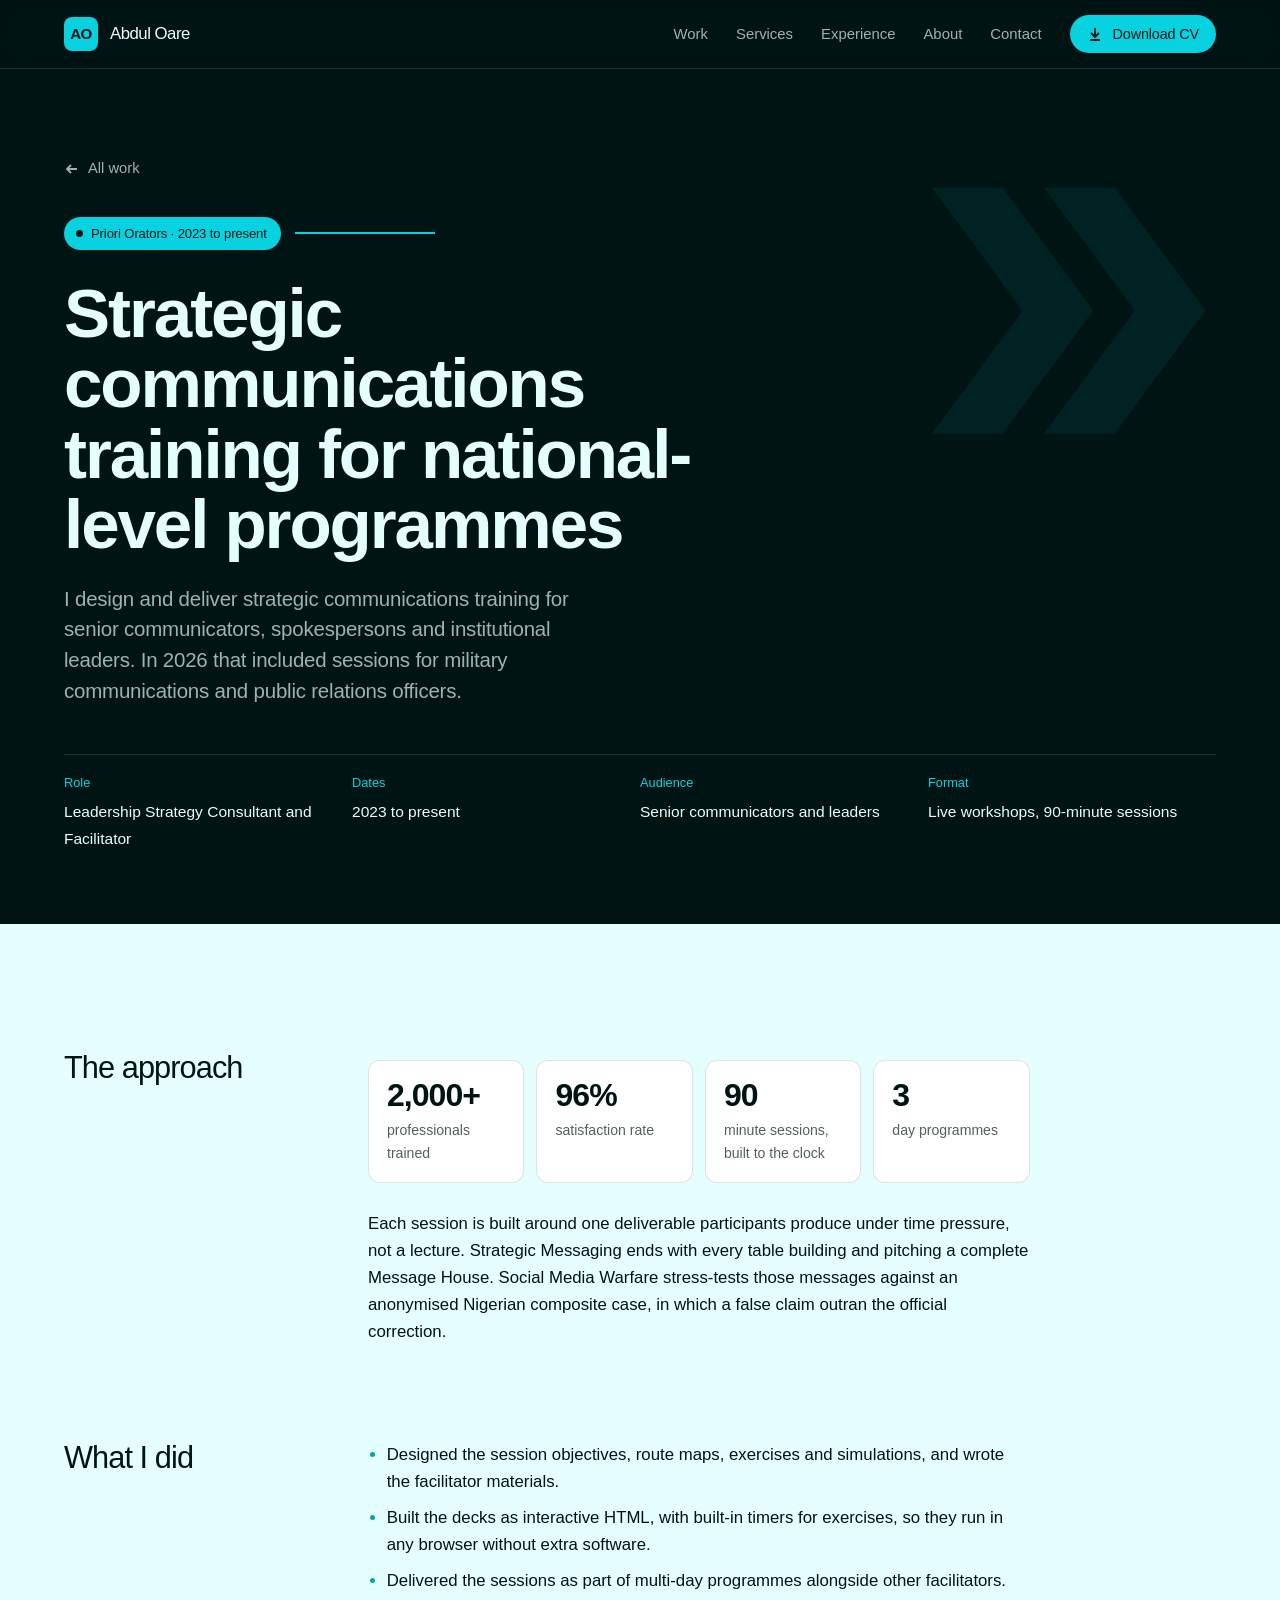
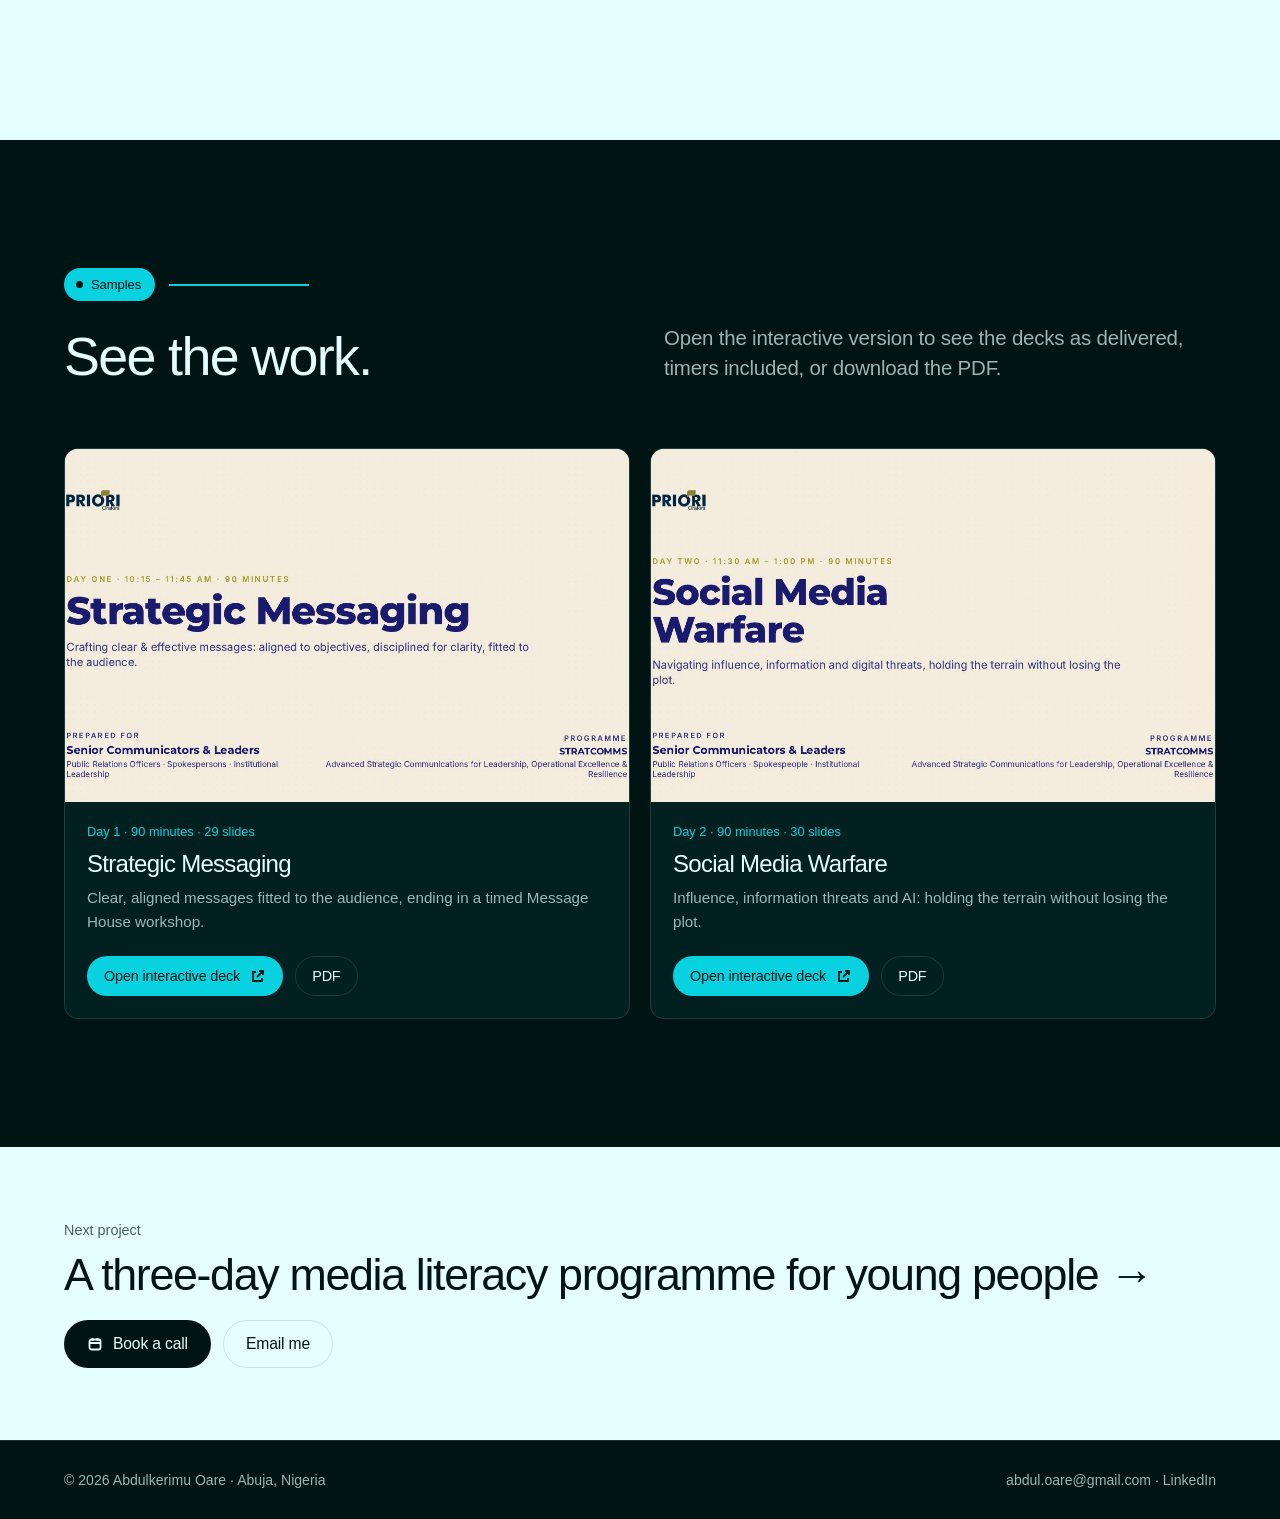
<file: work/stratcomms-training.html>
<!doctype html>
<html lang="en">
<head>
<meta charset="utf-8">
<meta name="viewport" content="width=device-width, initial-scale=1">
<title>STRATCOMMS: strategic messaging and information integrity · Abdul Oare</title>
<meta name="description" content="I design and deliver strategic communications training for senior communicators, spokespersons and institutional leaders. In 2026 that included sessions for military communications and public relations officers.">
<meta name="theme-color" content="#001414">
<link rel="canonical" href="https://abduloare.github.io/work/stratcomms-training.html">
<meta property="og:type" content="website">
<meta property="og:title" content="STRATCOMMS: strategic messaging and information integrity · Abdul Oare">
<meta property="og:description" content="I design and deliver strategic communications training for senior communicators, spokespersons and institutional leaders. In 2026 that included sessions for military communications and public relations officers.">
<meta property="og:url" content="https://abduloare.github.io/work/stratcomms-training.html">
<meta property="og:image" content="https://abduloare.github.io/assets/img/og.jpg">
<meta name="twitter:card" content="summary_large_image">
<link rel="icon" href="data:image/svg+xml,%3Csvg xmlns='http://www.w3.org/2000/svg' viewBox='0 0 64 64'%3E%3Crect width='64' height='64' rx='14' fill='%2308D2DF'/%3E%3Ctext x='32' y='42' text-anchor='middle' font-family='Helvetica Neue,Helvetica,Arial' font-weight='700' font-size='28' letter-spacing='-1.5' fill='%23001414'%3EAO%3C/text%3E%3C/svg%3E">
<link rel="preconnect" href="https://fonts.googleapis.com">
<link rel="preconnect" href="https://fonts.gstatic.com" crossorigin>
<link href="https://fonts.googleapis.com/css2?family=Inter:wght@400;500;700&display=swap" rel="stylesheet">
<link rel="stylesheet" href="../assets/css/site.css">
</head>
<body>
<a class="skip" href="#main">Skip to content</a>
<header class="nav">
  <div class="wrap">
    <a class="brand" href="../"><span class="mono">AO</span>Abdul Oare</a>
    <button class="nav-toggle" aria-label="Menu" aria-expanded="false" aria-controls="nav-links"><svg viewBox="0 0 20 20" fill="none" stroke="currentColor" stroke-width="1.8" aria-hidden="true"><path d="M3 6h14M3 10h14M3 14h14"/></svg></button>
    <ul class="nav-links" id="nav-links">
      <li><a href="../#work">Work</a></li>
      <li><a href="../#services">Services</a></li>
      <li><a href="../#experience">Experience</a></li>
      <li><a href="../#about">About</a></li>
      <li><a href="../#contact">Contact</a></li>
      <li><a class="btn btn-primary" href="../assets/docs/Abdulkerimu-Oare-CV.pdf" download><svg viewBox="0 0 16 16" fill="none" stroke="currentColor" stroke-width="1.8" aria-hidden="true"><path d="M8 2v9M4 7l4 4 4-4M3 14h10"/></svg> Download CV</a></li>
    </ul>
  </div>
</header>
<main id="main">
<section class="p-hero">
  <div class="wrap">
    <svg class="chev" viewBox="0 0 400 400" aria-hidden="true"><g fill="currentColor"><path d="M30 40h92l118 160-118 160H30l118-160z"/><path d="M176 40h92l118 160-118 160h-92l118-160z"/></g></svg>
    <a class="crumb" href="../#work"><svg width="16" height="16" viewBox="0 0 16 16" fill="none" stroke="currentColor" stroke-width="1.8" aria-hidden="true"><path d="M13 8H3M7 4L3 8l4 4"/></svg> All work</a>
    <div class="label-row"><span class="pill">Priori Orators · 2023 to present</span></div>
    <h1>Strategic communications training for national-level programmes</h1>
    <p class="lede">I design and deliver strategic communications training for senior communicators, spokespersons and institutional leaders. In 2026 that included sessions for military communications and public relations officers.</p>
    <div class="facts"><div><small>Role</small><span>Leadership Strategy Consultant and Facilitator</span></div><div><small>Dates</small><span>2023 to present</span></div><div><small>Audience</small><span>Senior communicators and leaders</span></div><div><small>Format</small><span>Live workshops, 90-minute sessions</span></div></div>
  </div>
</section>
<section class="section light">
  <div class="wrap"><div class="p-body reveal"><h2>The approach</h2><div class="copy"><div class="kpis"><div><b>2,000+</b><span>professionals trained</span></div><div><b>96%</b><span>satisfaction rate</span></div><div><b>90</b><span>minute sessions, built to the clock</span></div><div><b>3</b><span>day programmes</span></div></div><p>Each session is built around one deliverable participants produce under time pressure, not a lecture. Strategic Messaging ends with every table building and pitching a complete Message House. Social Media Warfare stress-tests those messages against an anonymised Nigerian composite case, in which a false claim outran the official correction.</p></div></div><div class="p-body reveal"><h2>What I did</h2><div class="copy"><ul><li>Designed the session objectives, route maps, exercises and simulations, and wrote the facilitator materials.</li><li>Built the decks as interactive HTML, with built-in timers for exercises, so they run in any browser without extra software.</li><li>Delivered the sessions as part of multi-day programmes alongside other facilitators.</li></ul></div></div></div>
</section>
<section class="section">
  <div class="wrap">
    <div class="section-head"><div><div class="label-row"><span class="pill">Samples</span></div><h2>See the work.</h2></div><p class="lede">Open the interactive version to see the decks as delivered, timers included, or download the PDF.</p></div>
    <div class="samples"><article class="sample">
  <a class="thumb" href="../assets/decks/stratcomms-strategic-messaging.html" target="_blank" rel="noopener"><img src="../assets/img/stratcomms-messaging-cover.jpg" alt="Title slide of Strategic Messaging" loading="lazy"></a>
  <div class="sample-body"><small>Day 1 · 90 minutes · 29 slides</small><h3>Strategic Messaging</h3><p>Clear, aligned messages fitted to the audience, ending in a timed Message House workshop.</p>
    <div class="btn-row"><a class="btn btn-primary" href="../assets/decks/stratcomms-strategic-messaging.html" target="_blank" rel="noopener">Open interactive deck <svg viewBox="0 0 16 16" fill="none" stroke="currentColor" stroke-width="1.8" aria-hidden="true"><path d="M9 3h4v4M13 3L7 9M12 10v3H3V4h3"/></svg></a><a class="btn btn-ghost" href="../assets/decks/stratcomms-strategic-messaging.pdf" target="_blank" rel="noopener">PDF</a></div>
  </div>
</article>
<article class="sample">
  <a class="thumb" href="../assets/decks/stratcomms-social-media-warfare.html" target="_blank" rel="noopener"><img src="../assets/img/stratcomms-smw-cover.jpg" alt="Title slide of Social Media Warfare" loading="lazy"></a>
  <div class="sample-body"><small>Day 2 · 90 minutes · 30 slides</small><h3>Social Media Warfare</h3><p>Influence, information threats and AI: holding the terrain without losing the plot.</p>
    <div class="btn-row"><a class="btn btn-primary" href="../assets/decks/stratcomms-social-media-warfare.html" target="_blank" rel="noopener">Open interactive deck <svg viewBox="0 0 16 16" fill="none" stroke="currentColor" stroke-width="1.8" aria-hidden="true"><path d="M9 3h4v4M13 3L7 9M12 10v3H3V4h3"/></svg></a><a class="btn btn-ghost" href="../assets/decks/stratcomms-social-media-warfare.pdf" target="_blank" rel="noopener">PDF</a></div>
  </div>
</article></div>
  </div>
</section>
<section class="section light" style="padding:clamp(48px,6vw,72px) 0">
  <div class="wrap next">
    <div><span class="muted" style="display:block;margin-bottom:8px;font-size:.9rem">Next project</span><a class="big" href="media-literacy.html">A three-day media literacy programme for young people &rarr;</a></div>
    <div class="btn-row"><a class="btn btn-primary" href="https://cal.com/abduloare/intro" target="_blank" rel="noopener" data-book><svg viewBox="0 0 16 16" fill="none" stroke="currentColor" stroke-width="1.8" aria-hidden="true"><rect x="2.5" y="3.5" width="11" height="10" rx="2"/><path d="M2.5 7h11M5.5 2v3M10.5 2v3"/></svg> Book a call</a><a class="btn btn-ghost" href="mailto:abdul.oare@gmail.com">Email me</a></div>
  </div>
</section>
</main>
<footer class="footer">
  <div class="wrap">
    <span>&copy; 2026 Abdulkerimu Oare &middot; Abuja, Nigeria</span>
    <span><a href="mailto:abdul.oare@gmail.com">abdul.oare@gmail.com</a> &middot; <a href="https://www.linkedin.com/in/abduloare" target="_blank" rel="noopener">LinkedIn</a></span>
  </div>
</footer>
<script src="../assets/js/site.js"></script>
</body>
</html>
</file>
<file: assets/css/site.css>
/* Abdul Oare portfolio. Palette and type follow the Doc Foundry brand system (Brand Guideline V1.0 by DesignSync). */
:root {
  --ink: #001414;
  --ink-2: #032020;
  --ink-3: #0a2e2e;
  --line-dark: rgba(229, 255, 255, 0.12);
  --cyan: #08d2df;
  --pacific: #00a3ae;
  --lcyan: #e5ffff;
  --paper: #f4ffff;
  --line-light: rgba(0, 20, 20, 0.12);
  --on-dark: #e5ffff;
  --on-dark-muted: rgba(229, 255, 255, 0.68);
  --on-light: #001414;
  --on-light-muted: rgba(0, 20, 20, 0.68);
  --font: "Helvetica Neue", Helvetica, Inter, Arial, sans-serif;
  --track: -0.03em;
  --radius: 14px;
  --wrap: 1440px;
  --gutter: clamp(16px, 5vw, 72px);
}

*, *::before, *::after { box-sizing: border-box; }
html { scroll-behavior: smooth; -webkit-text-size-adjust: 100%; }
body {
  margin: 0;
  background: var(--ink);
  color: var(--on-dark);
  font-family: var(--font);
  font-size: 17px;
  line-height: 1.6;
  -webkit-font-smoothing: antialiased;
  overflow-x: hidden;
}
img, video { max-width: 100%; display: block; }
a { color: inherit; }
:focus-visible { outline: 2px solid var(--cyan); outline-offset: 3px; border-radius: 4px; }
.skip { position: absolute; left: -9999px; top: 8px; background: var(--cyan); color: var(--ink); padding: 8px 14px; border-radius: 999px; z-index: 200; }
.skip:focus { left: 8px; }

h1, h2, h3, h4 { margin: 0; letter-spacing: var(--track); line-height: 1.02; font-weight: 700; }
h1 { font-size: clamp(2.6rem, 6.4vw, 5.4rem); }
h2 { font-size: clamp(2rem, 4.2vw, 3.4rem); font-weight: 500; }
h3 { font-size: clamp(1.25rem, 2vw, 1.5rem); font-weight: 500; line-height: 1.15; }
p { margin: 0 0 1em; }

.wrap { width: 100%; max-width: var(--wrap); margin: 0 auto; padding: 0 var(--gutter); position: relative; }
.section { padding: clamp(72px, 10vw, 128px) 0; position: relative; }
.light { background: var(--lcyan); color: var(--on-light); }
.light .muted, .light .lede { color: var(--on-light-muted); }
.muted { color: var(--on-dark-muted); }
.lede { font-size: clamp(1.1rem, 1.6vw, 1.3rem); line-height: 1.5; color: var(--on-dark-muted); max-width: 46ch; letter-spacing: -0.01em; }

/* Pill label: cyan capsule with a dot and a trailing rule, as in the brand guideline */
.label-row { display: flex; align-items: center; gap: 14px; margin-bottom: 28px; }
.label-row::after { content: ""; flex: 1; max-width: 140px; height: 2px; background: var(--cyan); }
.light .label-row::after { background: var(--pacific); }
.pill {
  display: inline-flex; align-items: center; gap: 8px;
  background: var(--cyan); color: var(--ink);
  font-size: 0.82rem; font-weight: 500; letter-spacing: -0.01em;
  padding: 6px 14px 6px 12px; border-radius: 999px; white-space: nowrap;
}
.pill::before { content: ""; width: 7px; height: 7px; border-radius: 50%; background: var(--ink); }

.tag {
  display: inline-block; font-size: 0.75rem; letter-spacing: 0.02em;
  padding: 3px 10px; border-radius: 999px;
  border: 1px solid var(--line-dark); color: var(--on-dark-muted);
}
.light .tag { border-color: var(--line-light); color: var(--on-light-muted); }

/* Buttons */
.btn {
  display: inline-flex; align-items: center; gap: 10px;
  font: 500 0.98rem/1 var(--font); letter-spacing: -0.01em;
  padding: 15px 22px; border-radius: 999px; text-decoration: none;
  border: 1.5px solid transparent; cursor: pointer; transition: transform .15s, background .15s, color .15s, border-color .15s;
}
.btn:hover { transform: translateY(-1px); }
.btn-primary { background: var(--cyan); color: var(--ink); }
.btn-primary:hover { background: var(--lcyan); }
.btn-ghost { border-color: var(--line-dark); color: var(--on-dark); }
.btn-ghost:hover { border-color: var(--cyan); color: var(--cyan); }
.light .btn-primary { background: var(--ink); color: var(--lcyan); }
.light .btn-primary:hover { background: var(--pacific); }
.light .btn-ghost { border-color: var(--line-light); color: var(--on-light); }
.light .btn-ghost:hover { border-color: var(--pacific); color: var(--pacific); }
.btn svg { width: 16px; height: 16px; }
.btn-row { display: flex; flex-wrap: wrap; gap: 12px; }

/* Monogram */
.mono {
  display: inline-grid; place-items: center; width: 34px; height: 34px; border-radius: 8px;
  background: var(--cyan); color: var(--ink); font-weight: 700; font-size: 0.95rem; letter-spacing: -0.04em;
}

/* Nav */
.nav {
  position: sticky; top: 0; z-index: 100;
  background: rgba(0, 20, 20, 0.82); backdrop-filter: saturate(140%) blur(12px); -webkit-backdrop-filter: saturate(140%) blur(12px);
  border-bottom: 1px solid var(--line-dark);
}
.nav .wrap { display: flex; align-items: center; justify-content: space-between; height: 68px; gap: 16px; }
.brand { display: flex; align-items: center; gap: 12px; text-decoration: none; font-weight: 500; letter-spacing: var(--track); font-size: 1.05rem; }
.nav-links { display: flex; align-items: center; gap: 28px; list-style: none; margin: 0; padding: 0; }
.nav-links a { text-decoration: none; font-size: 0.93rem; color: var(--on-dark-muted); transition: color .15s; }
.nav-links a:hover, .nav-links a[aria-current] { color: var(--cyan); }
.nav-links .btn { padding: 10px 16px; font-size: 0.9rem; color: var(--ink); }
.nav-links .btn:hover { color: var(--ink); }
.nav-toggle { display: none; background: none; border: 1px solid var(--line-dark); color: var(--on-dark); border-radius: 10px; width: 42px; height: 42px; cursor: pointer; }
.nav-toggle svg { width: 20px; height: 20px; margin: auto; }

@media (max-width: 860px) {
  .nav-toggle { display: grid; place-items: center; }
  .nav-links {
    position: absolute; top: 68px; left: 0; right: 0; flex-direction: column; align-items: stretch; gap: 0;
    background: var(--ink); border-bottom: 1px solid var(--line-dark); padding: 8px var(--gutter) 20px;
    display: none;
  }
  .nav-links.open { display: flex; }
  .nav-links li a:not(.btn) { display: block; padding: 14px 0; border-bottom: 1px solid var(--line-dark); font-size: 1.05rem; }
  .nav-links .btn { margin-top: 16px; justify-content: center; }
}

/* Hero */
.hero { padding: clamp(48px, 6vw, 88px) 0 clamp(48px, 5vw, 72px); position: relative; overflow: hidden; }
.hero h1 { font-size: clamp(2.6rem, 5.9vw, 5.6rem); max-width: 15ch; margin-bottom: clamp(28px, 3vw, 44px); position: relative; }
@media (min-width: 1100px) { .hero h1 { max-width: none; } .hero h1 em { display: block; } }
.hero .lede { max-width: 54ch; }
.hero-row { display: grid; grid-template-columns: minmax(0, 1.35fr) minmax(0, 0.65fr); gap: 40px clamp(40px, 6vw, 96px); align-items: end; position: relative; }
.hero-clients { border-left: 1px solid var(--line-dark); padding-left: clamp(24px, 3vw, 40px); }
.hero-clients .k { display: block; font-size: 0.82rem; color: var(--cyan); margin-bottom: 14px; }
.hero-clients ul { list-style: none; margin: 0; padding: 0; display: grid; grid-template-columns: 1fr 1fr; gap: 12px 24px; font-weight: 500; letter-spacing: -0.01em; }
@media (max-width: 860px) {
  .hero-row { grid-template-columns: 1fr; }
  .hero-clients { border-left: 0; padding-left: 0; border-top: 1px solid var(--line-dark); padding-top: 24px; }
}
.hero h1 em { font-style: normal; color: var(--cyan); }
.hero .lede { margin-bottom: 32px; }
.hero-meta { display: flex; flex-wrap: wrap; gap: 10px 24px; margin-top: clamp(32px, 4vw, 48px); padding-left: 4px; font-size: 0.9rem; color: var(--on-dark-muted); }
.hero-meta span { display: inline-flex; align-items: center; gap: 8px; }
.dot-live { width: 8px; height: 8px; border-radius: 50%; background: var(--cyan); box-shadow: 0 0 0 4px rgba(8, 210, 223, 0.18); }
.chev { position: absolute; pointer-events: none; color: var(--cyan); }
.hero .chev { right: var(--gutter); top: -24px; width: clamp(220px, 26vw, 400px); opacity: 0.07; }

/* Stats */
.stats { display: grid; grid-template-columns: repeat(3, 1fr); gap: 0; border-top: 1px solid var(--line-light); }
.stat { padding: 28px 24px 28px 0; border-bottom: 1px solid var(--line-light); }
.stat:not(:nth-child(3n+1)) { padding-left: 24px; border-left: 1px solid var(--line-light); }
.stat b { display: block; font-size: clamp(2.4rem, 4.6vw, 3.6rem); font-weight: 700; letter-spacing: var(--track); line-height: 1; color: var(--ink); }
.stat b small { font-size: 0.5em; color: var(--pacific); font-weight: 500; }
.stat span { display: block; margin-top: 10px; font-size: 0.95rem; color: var(--on-light-muted); max-width: 26ch; }
@media (max-width: 760px) {
  .stats { grid-template-columns: 1fr 1fr; }
  .stat, .stat:not(:nth-child(3n+1)) { padding: 22px 14px 22px 0; border-left: 0; }
  .stat:nth-child(even) { padding-left: 14px; border-left: 1px solid var(--line-light); }
}

.section-head { display: grid; grid-template-columns: 1fr 1fr; gap: 24px 48px; align-items: end; margin-bottom: clamp(40px, 6vw, 64px); }
.section-head p { margin: 0; }
@media (max-width: 860px) { .section-head { grid-template-columns: 1fr; } }

/* Capability cards */
.caps { display: grid; grid-template-columns: repeat(3, 1fr); gap: 16px; }
.cap {
  background: var(--ink-2); border: 1px solid var(--line-dark); border-radius: var(--radius);
  padding: 28px; display: flex; flex-direction: column; gap: 14px; transition: border-color .2s, transform .2s;
}
.cap:hover { border-color: rgba(8, 210, 223, 0.5); transform: translateY(-2px); }
.cap .num { font-size: 0.85rem; color: var(--cyan); font-weight: 500; }
.cap p { color: var(--on-dark-muted); font-size: 0.97rem; margin: 0; }
.cap ul { margin: auto 0 0; padding: 14px 0 0; list-style: none; display: flex; flex-wrap: wrap; gap: 6px; border-top: 1px solid var(--line-dark); }
@media (max-width: 960px) { .caps { grid-template-columns: 1fr 1fr; } }
@media (max-width: 620px) { .caps { grid-template-columns: 1fr; } }

/* Work grid */
.filters { display: flex; flex-wrap: wrap; gap: 8px; margin-bottom: 28px; }
.filter {
  font: 500 0.9rem/1 var(--font); padding: 10px 16px; border-radius: 999px; cursor: pointer;
  background: transparent; border: 1.5px solid var(--line-light); color: var(--on-light);
}
.filter:hover { border-color: var(--pacific); }
.filter[aria-pressed="true"] { background: var(--ink); border-color: var(--ink); color: var(--lcyan); }
.work { display: grid; grid-template-columns: repeat(6, 1fr); gap: 20px; }
.card {
  grid-column: span 3; background: #fff; border-radius: var(--radius); overflow: hidden;
  border: 1px solid var(--line-light); text-decoration: none; color: var(--on-light);
  display: flex; flex-direction: column; transition: transform .2s, box-shadow .2s;
}
.card.wide { grid-column: span 3; }
.card:hover { transform: translateY(-3px); box-shadow: 0 18px 40px -20px rgba(0, 20, 20, 0.35); }
.card-media { aspect-ratio: 16 / 10; background: var(--ink); position: relative; overflow: hidden; }
.card-media img { width: 100%; height: 100%; object-fit: cover; object-position: top center; transition: transform .4s; }
.card:hover .card-media img { transform: scale(1.03); }
.card-media .badge {
  position: absolute; left: 14px; top: 14px; background: var(--cyan); color: var(--ink);
  font-size: 0.75rem; font-weight: 500; padding: 5px 10px; border-radius: 999px; display: inline-flex; gap: 6px; align-items: center;
}
.card-media .badge svg { width: 12px; height: 12px; }
.card-media.text { display: flex; align-items: flex-end; padding: 24px; background: var(--ink); color: var(--on-dark); }
.card-media.text strong { font-size: clamp(2.6rem, 5vw, 4rem); font-weight: 700; letter-spacing: var(--track); line-height: 1; color: var(--cyan); }
.card-media.text span { display: block; color: var(--on-dark-muted); font-size: 0.9rem; margin-top: 8px; }
.card-media .chev { width: 220px; right: -30px; top: -20px; opacity: 0.12; }
.card-body { padding: 22px 22px 24px; display: flex; flex-direction: column; gap: 10px; flex: 1; }
.card-body .client { font-size: 0.82rem; color: var(--pacific); font-weight: 500; }
.card-body p { margin: 0; font-size: 0.95rem; color: var(--on-light-muted); }
.card-tags { display: flex; flex-wrap: wrap; gap: 6px; margin-top: auto; padding-top: 10px; }
.card .more { font-size: 0.92rem; font-weight: 500; display: inline-flex; align-items: center; gap: 6px; }
.card[hidden] { display: none; }
@media (max-width: 640px) { .work { grid-template-columns: 1fr; } .card, .card.wide { grid-column: auto; } }

.also { margin-top: 48px; display: grid; grid-template-columns: repeat(4, 1fr); gap: 0; border-top: 1px solid var(--line-light); }
.also > div { padding: 22px 20px 0 0; }
.also h4 { font-size: 1.02rem; font-weight: 500; margin-bottom: 6px; }
.also p { font-size: 0.92rem; color: var(--on-light-muted); margin: 0; }
.also a { color: var(--pacific); }
@media (max-width: 860px) { .also { grid-template-columns: 1fr 1fr; gap: 0 16px; } }
@media (max-width: 520px) { .also { grid-template-columns: 1fr; } }

/* Approach steps */
.steps { display: grid; grid-template-columns: repeat(4, 1fr); gap: 16px; counter-reset: s; }
.step { border-top: 2px solid var(--cyan); padding-top: 22px; }
.step .n { font-size: 0.85rem; color: var(--cyan); font-weight: 500; margin-bottom: 18px; display: block; }
.step h3 { margin-bottom: 10px; }
.step p { color: var(--on-dark-muted); font-size: 0.96rem; margin: 0; }
@media (max-width: 900px) { .steps { grid-template-columns: 1fr 1fr; gap: 36px 20px; } }
@media (max-width: 520px) { .steps { grid-template-columns: 1fr; } }

/* Timeline */
.timeline { list-style: none; margin: 0; padding: 0; border-top: 1px solid var(--line-dark); }
.timeline li { display: grid; grid-template-columns: 200px 1fr auto; gap: 8px 32px; padding: 26px 0; border-bottom: 1px solid var(--line-dark); align-items: baseline; }
.timeline .when { font-size: 0.9rem; color: var(--cyan); }
.timeline h3 { font-size: 1.2rem; margin-bottom: 6px; }
.timeline .org { color: var(--on-dark-muted); font-size: 0.95rem; }
.timeline p { color: var(--on-dark-muted); font-size: 0.95rem; margin: 8px 0 0; max-width: 64ch; }
.timeline .link { font-size: 0.9rem; color: var(--cyan); text-decoration: none; white-space: nowrap; }
.timeline .link:hover { text-decoration: underline; }
@media (max-width: 760px) { .timeline li { grid-template-columns: 1fr; } }

/* About */
.about-grid { display: grid; grid-template-columns: 0.8fr 1.2fr; gap: clamp(32px, 6vw, 80px); align-items: start; }
.about-grid h2 { margin-bottom: 28px; }
.about-copy p { font-size: 1.08rem; }
.creds { margin-top: 36px; display: grid; grid-template-columns: 1fr 1fr; gap: 28px; }
.creds h4 { font-size: 0.85rem; font-weight: 500; color: var(--pacific); margin-bottom: 10px; letter-spacing: 0; }
.creds ul { list-style: none; padding: 0; margin: 0; font-size: 0.95rem; }
.creds li { padding: 8px 0; border-bottom: 1px solid var(--line-light); }
.tools { display: flex; flex-wrap: wrap; gap: 6px; }
@media (max-width: 860px) { .about-grid, .creds { grid-template-columns: 1fr; } }

/* Contact */
.contact { text-align: left; }
.contact h2 { font-size: clamp(2.4rem, 6vw, 5rem); font-weight: 700; max-width: 14ch; margin-bottom: 28px; }
.contact .chev { right: var(--gutter); top: 0; width: clamp(220px, 28vw, 420px); opacity: 0.07; }
.contact-links { display: grid; grid-template-columns: repeat(4, 1fr); gap: 12px; margin-top: 48px; }
.contact-links a {
  display: block; padding: 20px; border: 1px solid var(--line-dark); border-radius: var(--radius); text-decoration: none; transition: border-color .15s;
}
.contact-links a:hover { border-color: var(--cyan); }
.contact-links small { display: block; color: var(--on-dark-muted); font-size: 0.82rem; margin-bottom: 6px; }
.contact-links span { font-weight: 500; overflow-wrap: anywhere; }
@media (max-width: 860px) { .contact-links { grid-template-columns: 1fr 1fr; } }
@media (max-width: 480px) { .contact-links { grid-template-columns: 1fr; } }

.footer { border-top: 1px solid var(--line-dark); padding: 28px 0; font-size: 0.88rem; color: var(--on-dark-muted); }
.footer .wrap { display: flex; flex-wrap: wrap; justify-content: space-between; gap: 12px; }
.footer a { text-decoration: none; }
.footer a:hover { color: var(--cyan); }

/* Project pages */
.crumb { display: inline-flex; align-items: center; gap: 8px; color: var(--on-dark-muted); text-decoration: none; font-size: 0.92rem; margin-bottom: 36px; }
.crumb:hover { color: var(--cyan); }
.p-hero { padding: clamp(48px, 7vw, 88px) 0 clamp(48px, 6vw, 72px); position: relative; overflow: hidden; }
.p-hero h1 { font-size: clamp(2.3rem, 5.4vw, 4.4rem); max-width: 18ch; margin-bottom: 24px; }
.p-hero .chev { right: var(--gutter); top: 0; width: clamp(200px, 24vw, 380px); opacity: 0.07; }
.facts { display: grid; grid-template-columns: repeat(4, 1fr); gap: 0; margin-top: 48px; border-top: 1px solid var(--line-dark); }
.facts div { padding: 18px 20px 0 0; }
.facts small { display: block; font-size: 0.8rem; color: var(--cyan); margin-bottom: 4px; }
.facts span { font-size: 0.97rem; }
@media (max-width: 760px) { .facts { grid-template-columns: 1fr 1fr; gap: 0 16px; } }

.p-body { display: grid; grid-template-columns: 240px 1fr; gap: clamp(24px, 5vw, 72px); }
.p-body + .p-body { margin-top: clamp(48px, 7vw, 80px); }
.p-body h2 { font-size: clamp(1.5rem, 2.4vw, 2rem); }
.p-body .copy { max-width: 70ch; }
.p-body .copy p, .p-body .copy li { font-size: 1.05rem; }
.p-body .copy ul { padding-left: 1.1em; margin: 0 0 1em; }
.p-body .copy li { margin-bottom: 0.55em; }
.p-body .copy li::marker { color: var(--pacific); }
@media (max-width: 860px) { .p-body { grid-template-columns: 1fr; } }

.kpis { display: grid; grid-template-columns: repeat(4, 1fr); gap: 12px; margin: 8px 0 28px; }
.kpis div { background: #fff; border: 1px solid var(--line-light); border-radius: 12px; padding: 18px; }
.kpis b { display: block; font-size: 2rem; letter-spacing: var(--track); line-height: 1; }
.kpis span { display: block; margin-top: 8px; font-size: 0.88rem; color: var(--on-light-muted); }
@media (max-width: 760px) { .kpis { grid-template-columns: 1fr 1fr; } }

.samples { display: grid; grid-template-columns: 1fr 1fr; gap: 20px; }
.sample { background: var(--ink-2); border: 1px solid var(--line-dark); border-radius: var(--radius); overflow: hidden; display: flex; flex-direction: column; }
.sample.wide { grid-column: 1 / -1; }
.sample video { width: 100%; aspect-ratio: 16 / 9; background: #000; }
.sample .thumb { aspect-ratio: 16 / 10; overflow: hidden; background: #fff; display: block; }
.sample .thumb img { width: 100%; height: 100%; object-fit: cover; object-position: top center; transition: transform .4s; }
.sample .thumb:hover img { transform: scale(1.02); }
.sample-body { padding: 20px 22px 22px; display: flex; flex-direction: column; gap: 8px; flex: 1; }
.sample-body small { color: var(--cyan); font-size: 0.8rem; }
.sample-body p { color: var(--on-dark-muted); font-size: 0.95rem; margin: 0 0 6px; }
.sample-body .btn-row { margin-top: auto; padding-top: 8px; }
.sample-body .btn { padding: 11px 16px; font-size: 0.9rem; }
@media (max-width: 760px) { .samples { grid-template-columns: 1fr; } }

.note { border-left: 3px solid var(--cyan); padding: 14px 18px; background: var(--ink-2); border-radius: 0 10px 10px 0; color: var(--on-dark-muted); font-size: 0.95rem; }
.light .note { background: #fff; border-left-color: var(--pacific); color: var(--on-light-muted); }

.next { display: flex; justify-content: space-between; align-items: center; gap: 20px; flex-wrap: wrap; }
.next a.big { text-decoration: none; font-size: clamp(1.6rem, 3.6vw, 2.8rem); font-weight: 500; letter-spacing: var(--track); line-height: 1.1; }
.next a.big:hover { color: var(--cyan); }

/* Reveal on scroll */
.reveal { opacity: 0; transform: translateY(14px); transition: opacity .6s ease, transform .6s ease; }
.reveal.in { opacity: 1; transform: none; }
@media (prefers-reduced-motion: reduce) {
  html { scroll-behavior: auto; }
  .reveal { opacity: 1; transform: none; transition: none; }
  * { transition: none !important; }
}

/* Keep text above the chevron motif */
.hero .wrap > :not(.chev), .p-hero .wrap > :not(.chev), .contact .wrap > :not(.chev) { position: relative; z-index: 1; }
@media (max-width: 520px) { .label-row::after { display: none; } }

/* Booking */
.alt-contact { margin: 18px 0 0; font-size: 0.92rem; color: var(--on-dark-muted); }
.alt-contact a { color: var(--on-dark); text-decoration-color: rgba(8, 210, 223, 0.6); text-underline-offset: 3px; }
.alt-contact a:hover { color: var(--cyan); }
</file>
